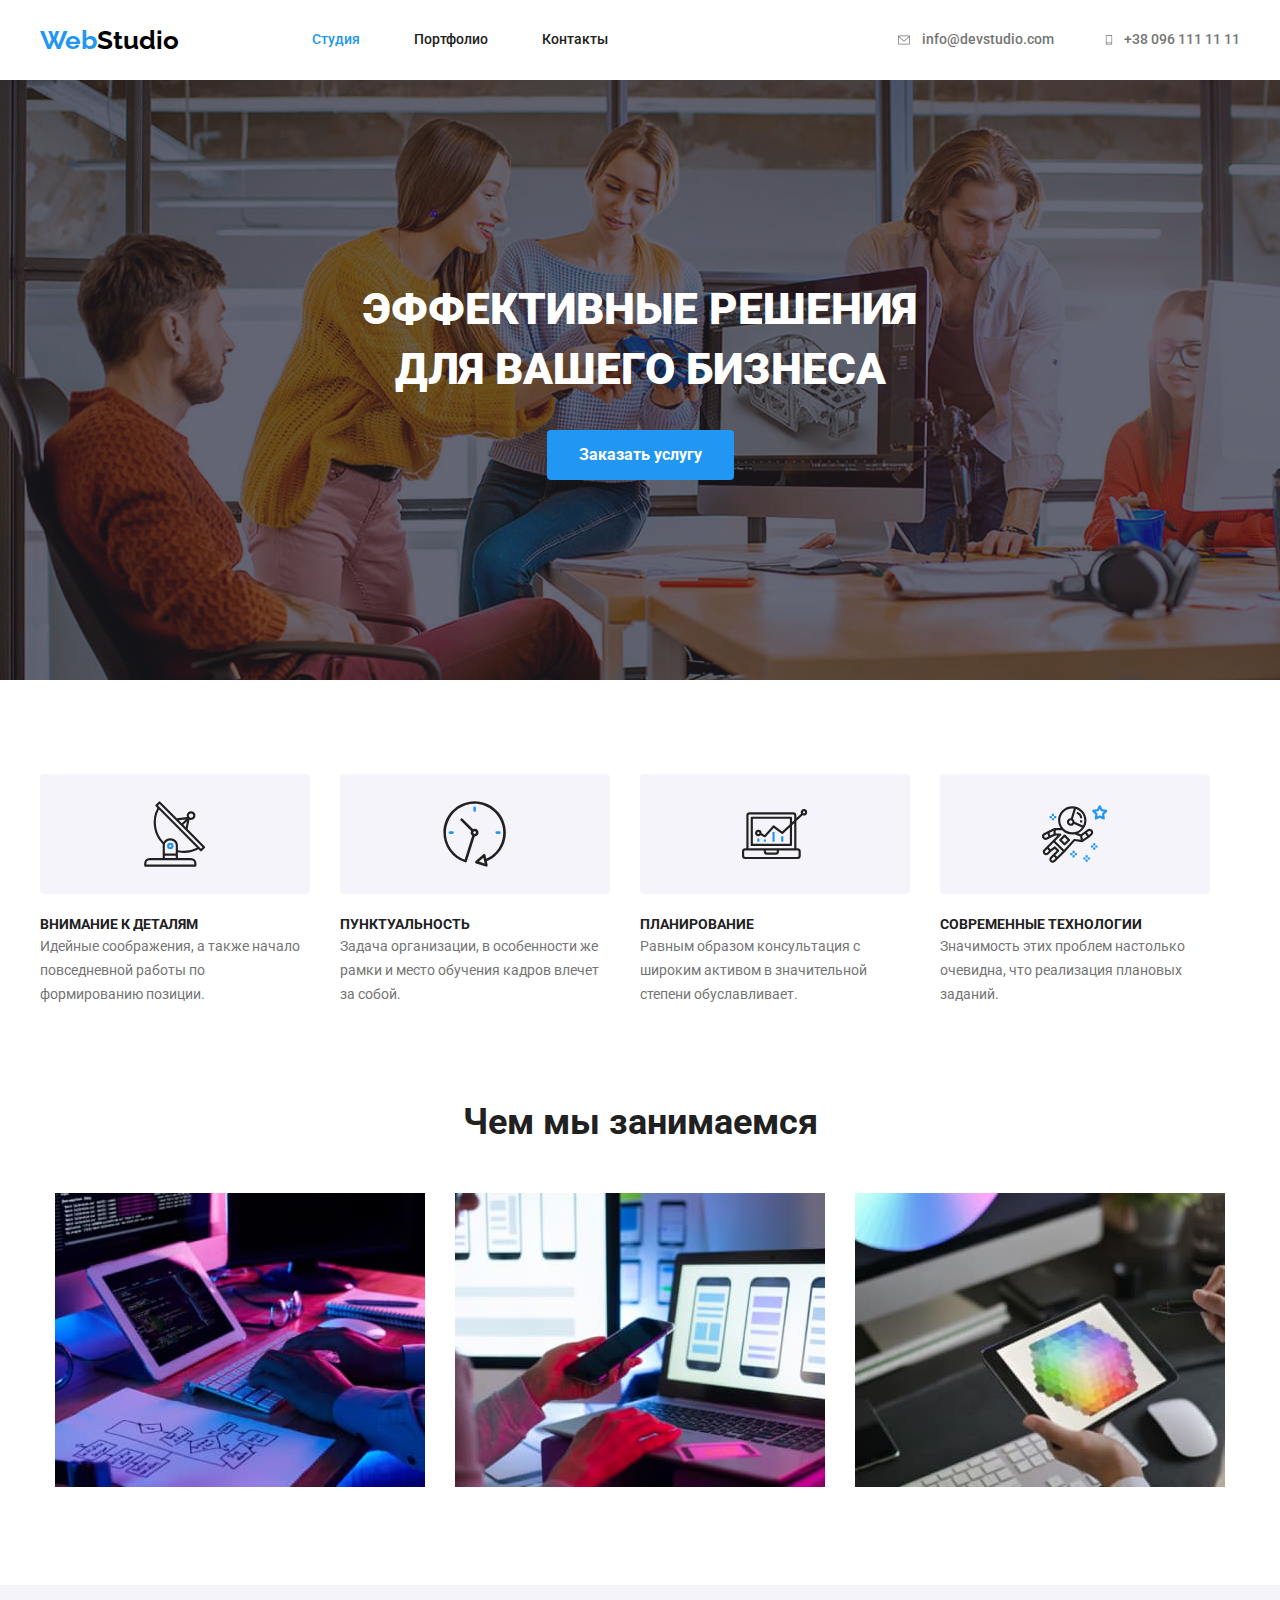
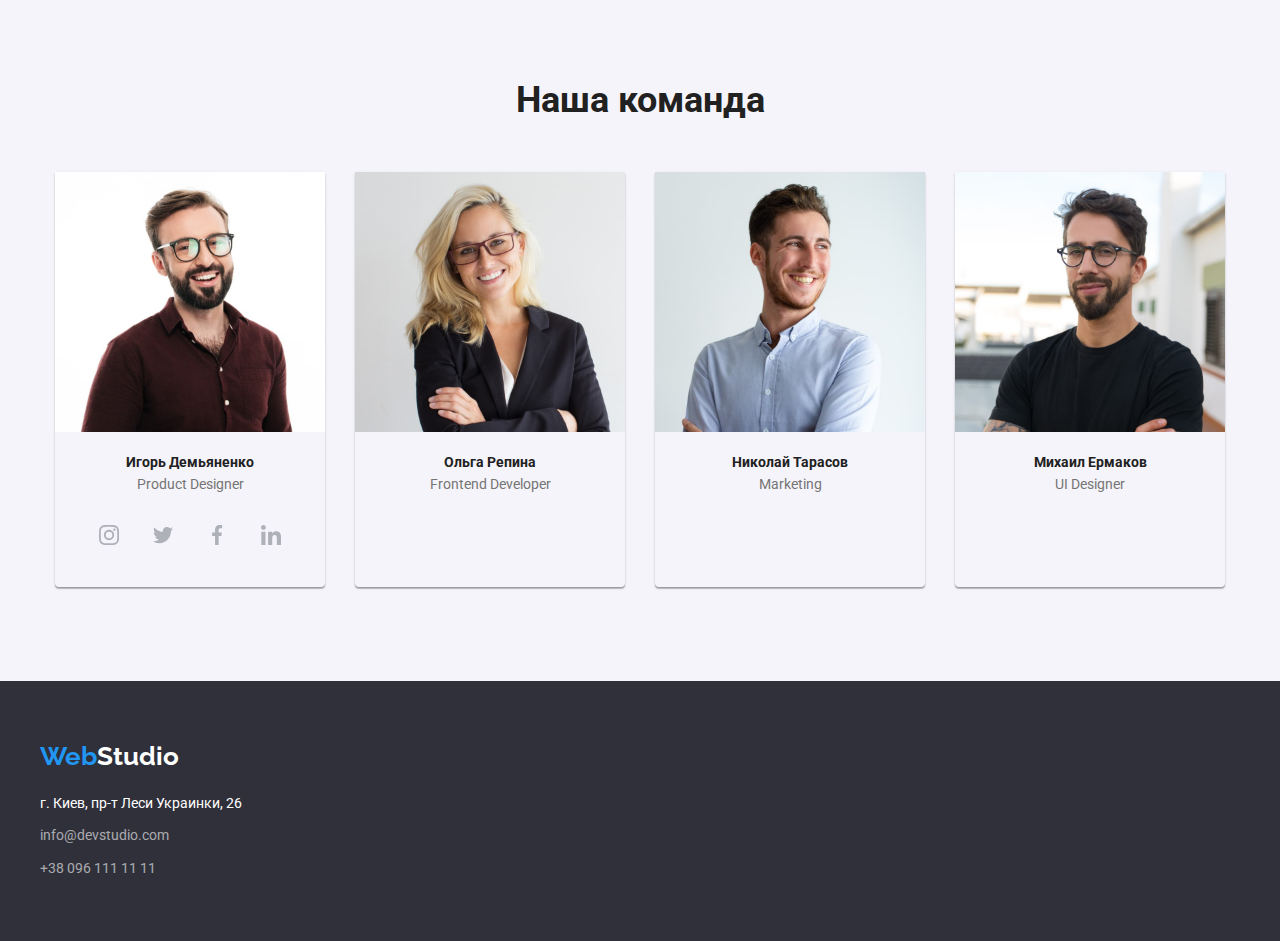
<file: index.html>
<!DOCTYPE html>
<html lang="ru">
<head>
    <meta charset="UTF-8">
    <meta http-equiv="X-UA-Compatible" content="IE=edge">
    <meta name="viewport" content="width=device-width, initial-scale=1.0">
    <title>Web Studio</title>
    <link href="https://fonts.googleapis.com/css2?family=Raleway:wght@700&family=Roboto:wght@400;500;700;900&display=swap" rel="stylesheet">
    <link rel="stylesheet" href="https://cdnjs.cloudflare.com/ajax/libs/modern-normalize/1.1.0/modern-normalize.min.css">
    <link rel="stylesheet" href="./css/styles.css">
</head>

<body>
   <header class="section">
    <div class="header-contaniar container">
        <a class="logo link" href="">Web<span class="logo-header">Studio</span></a>
        <nav class="nav-list">
            <ul class="list">
                <li class="item"><a class="activiti nav-link link" href="./index.html">Студия</a></li>
                <li class="item"><a class="nav-link link" href="./portfolio.html">Портфолио</a></li>
                <li class="item"><a class="nav-link link" href="">Контакты</a></li>
            </ul>
        </nav>
       <div class="contact">
        <div class="icon-contact">
            <svg class="icon-envelope">
                <use href="./images/icon.svg#icon-envelope"></use>
            </svg>
        </div>
        <a class="contact-header mail link" href="mailto:info@devstudio.com">info@devstudio.com</a>
        <div class="icon-contact">
            <svg class="icon-smartphone">
                <use href="./images/icon.svg#icon-smartphone"></use>
              </svg>
        </div>
        <a class="contact-header phone link" href="tel:+380961111111">+38 096 111 11 11</a>
       </div>
    </div>
   </header>
   <main>
    <!-- Секция герой -->
    <section class="hero">
        <div class="hero-container">
            <h1 class="title-hero">Эффективные решения <br>для вашего бизнеса</h1>
            <a class="button-link link" href="http://">Заказать услугу</a>
            <!-- <button type="button">Заказать услугу</button> -->
        </div>
    </section>
    <!-- Секция приемущества -->
    <section>
        <div class="container benefits">
            <h2 class="caption-non">Приемущества работы с нами</h2>
            <ul class="benefits-list list">
                <li class="item">
                    <div class="icon-benefits">
                        <svg class="icon-antenna">
                            <use href="./images/icon.svg#icon-antenna" ></use>
                        </svg>
                    </div>
                    <h3 class="title uppercase-title">Внимание к деталям</h3>
                    <p class="text">Идейные соображения, а также начало повседневной работы по формированию позиции.</p>
                </li>
                <li class="item">
                    <div class="icon-benefits">
                        <svg class="icon-antenna">
                            <use href="./images/icon.svg#icon-clock" ></use>
                        </svg>
                    </div>
                    <h3 class="title uppercase-title">Пунктуальность</h3>
                    <p class="text">Задача организации, в особенности же рамки и место обучения кадров влечет за собой.</p>
                </li>
                <li class="item">
                    <div class="icon-benefits">
                        <svg class="icon-antenna">
                            <use href="./images/icon.svg#icon-diagram" ></use>
                        </svg>
                    </div>
                    <h3 class="title uppercase-title">Планирование</h3>
                    <p class="text">Равным образом консультация с широким активом в значительной степени обуславливает.</p>
                </li>
                <li class="item">
                    <div class="icon-benefits">
                        <svg class="icon-antenna">
                            <use href="./images/icon.svg#icon-astronaut" ></use>
                        </svg>
                    </div>
                    <h3 class="title uppercase-title">Современные технологии</h3>
                    <p class="text">Значимость этих проблем настолько очевидна, что реализация плановых заданий.</p>
                </li>
            </ul>
        </div> 
    </section>
    <!-- Секция чем мы занимаемся -->
    <section class="section">
     <div class="container work-container">
        <h2 class="title-section">Чем мы занимаемся</h2>
        <ul class="list work-list">
            <li class="item"><img src="./images/box/optim/1.jpeg" alt="Разработка" width="370"></li>
            <li class="item"><img src="./images/box/optim/2.jpeg" alt="Дизайн" width="370"></li>
            <li class="item"><img src="./images/box/optim/3.jpeg" alt="Палитра" width="370"></li>
        </ul>
     </div>
    </section>
    <!-- Наша команда -->
    <section class="section section-team">
        <div class="container team-container">
            <h2 class="title-section">Наша команда</h2>
            <ul class="list team-list">
                <li class="item text-centred">
                    <img class="team-photo" src="./images/team/optim/product_designer.jpeg" alt="Product Designer" width="270">
                    <h3 class="title">Игорь Демьяненко</h3>
                    <p class="text">Product Designer</p>
                    <Ul class="list social-list">
                        <li class="social-item">
                            <a href="http://" class="link">
                                <svg class="icon-link" width="20px";
                                height="20px">
                                    <use href="./images/icon.svg#icon-instagram"></use>
                                </svg> 
                            </a>
                        </li>
                        <li class="social-item">
                            <a href="http://" class="link">
                                <svg class="icon-link" width="20px";
                                height="20px">
                                    <use href="./images/icon.svg#icon-twitter"></use>
                                </svg> 
                            </a>
                        </li>
                        <li class="social-item">
                            <a href="http://" class="link">
                                <svg class="icon-link" width="20px";
                                height="20px">
                                    <use href="./images/icon.svg#icon-facebook"></use>
                                </svg> 
                            </a>
                        </li>
                        <li class="social-item">
                            <a href="http://" class="link">
                                <svg class="icon-link" width="20px";
                                height="20px">
                                    <use href="./images/icon.svg#icon-linkedin"></use>
                                </svg> 
                            </a>
                        </li>
                    </Ul>
                </li>
                <li class="item text-centred">
                    <img class="team-photo" src="./images/team/optim/frontend_developer.jpeg" alt="Frontend Developer" width="270">
                    <h3 class="title">Ольга Репина</h3>
                    <p class="text">Frontend Developer</p>
                </li>
                <li class="item text-centred">
                    <img class="team-photo" src="./images/team/optim/marketing.jpeg" alt="Marketing" width="270">
                    <h3 class="title">Николай Тарасов</h3>
                    <p class="text">Marketing</p>
                </li>
                <li class="item text-centred">
                    <img class="team-photo" src="./images/team/optim/ui_designer.jpeg" alt="UI Designer" width="270">
                    <h3 class="title">Михаил Ермаков</h3>
                    <p class="text">UI Designer</p>
                </li>
            </ul>
        </div>
    </section>
   </main>
   <footer class="section-footer">
    <div class="container container-footer">
        <a class="logo link" href="">Web<span class="logo-footer">Studio</span></a>
    <address class="address-footer">
        <a class="contact-adress link" href="">г. Киев, пр-т Леси Украинки, 26</a><br>
        <a class="contact-footer link" href="mailto:info@devstudio.com">info@devstudio.com</a><br>
        <a class="contact-footer link" href="tel:+380961111111">+38 096 111 11 11</a>
    </address>
    </div>
    
   </footer>
</body>
</html>
</file>
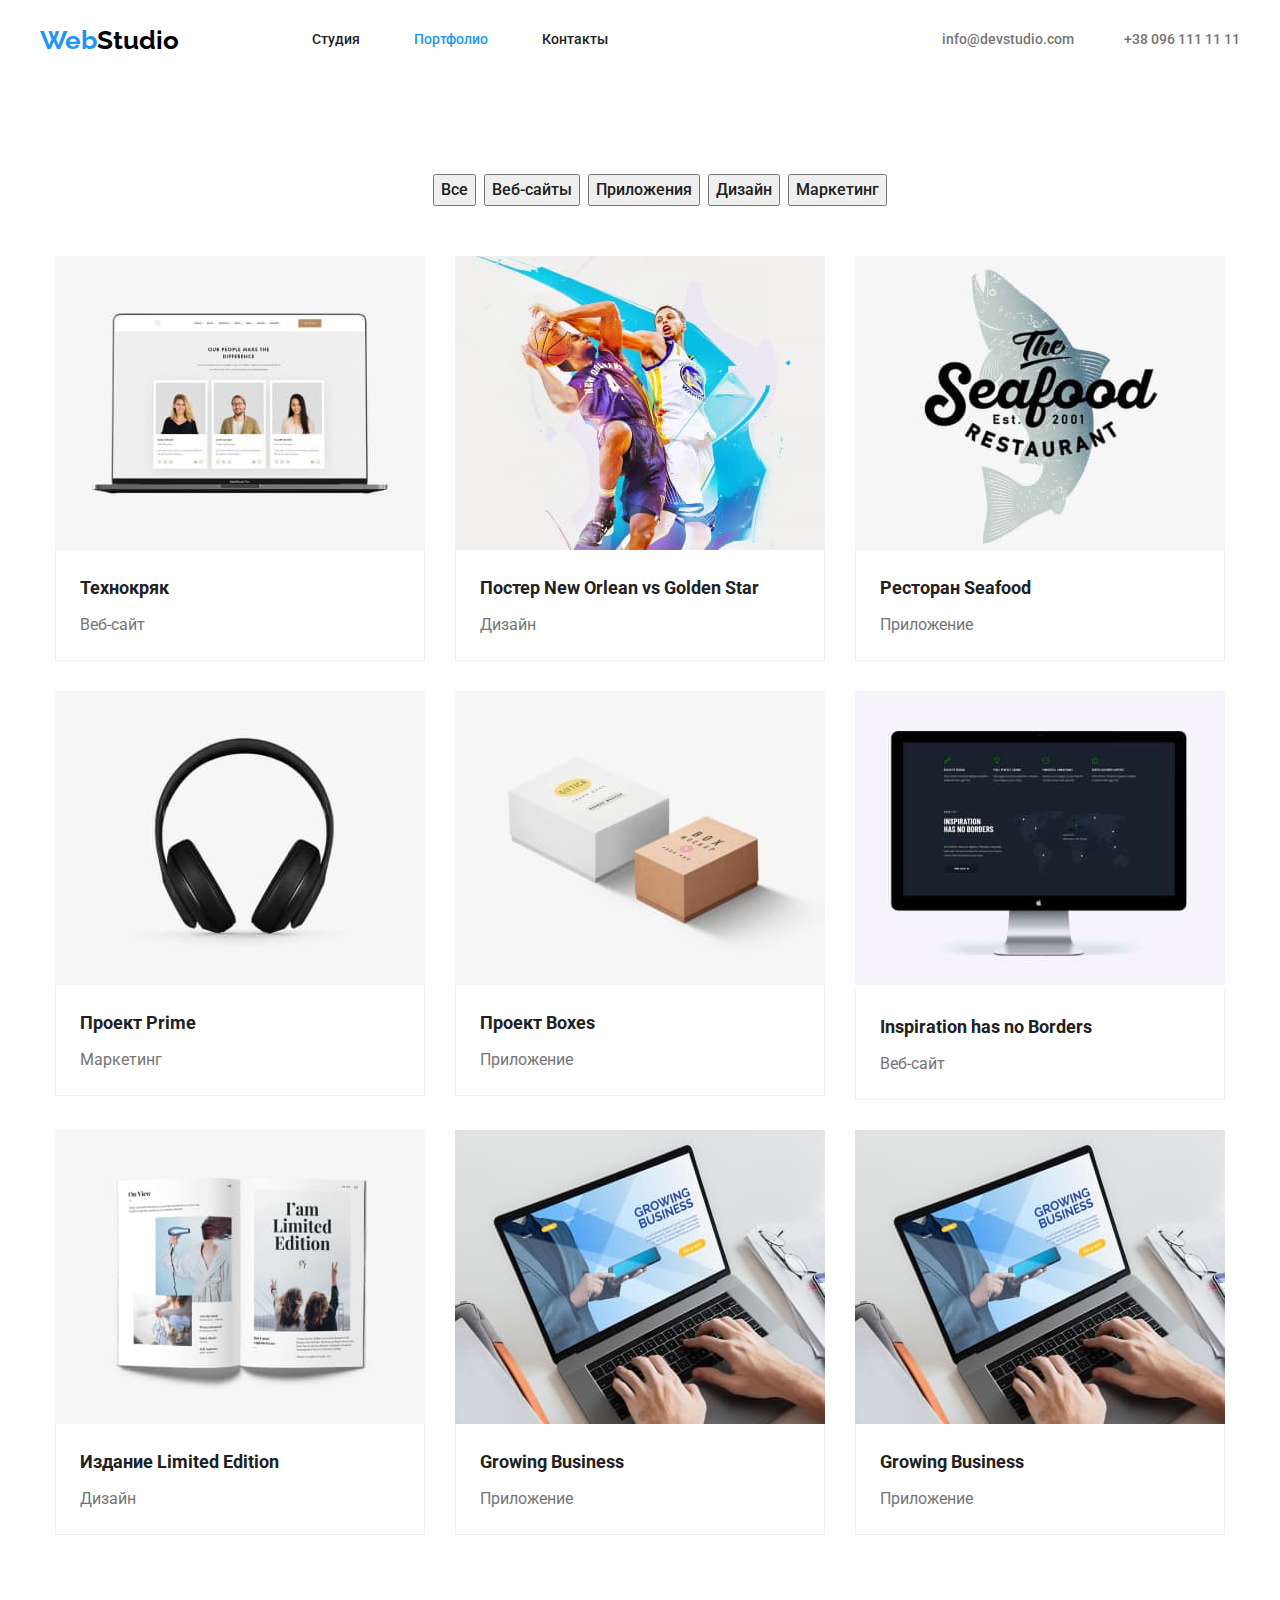
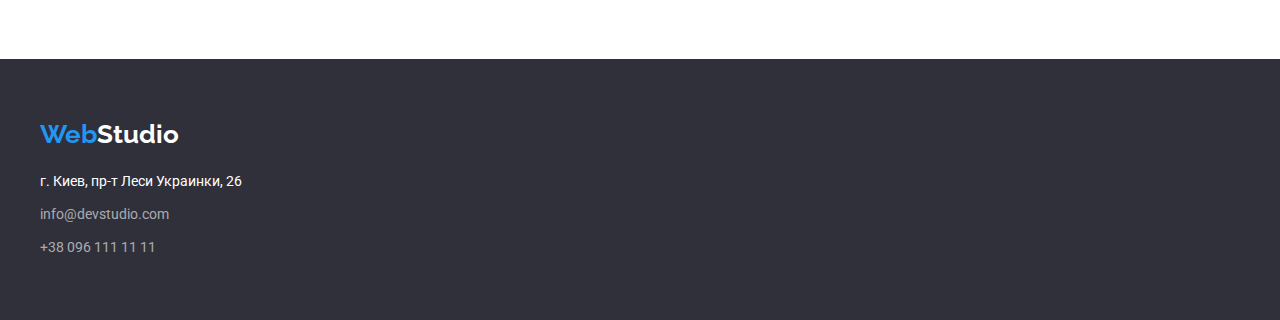
<file: portfolio.html>
<!DOCTYPE html>
<html lang="ru">
<head>
    <meta charset="UTF-8">
    <meta http-equiv="X-UA-Compatible" content="IE=edge">
    <meta name="viewport" content="width=device-width, initial-scale=1.0">
    <title>Portfolio</title>
    <link href="https://fonts.googleapis.com/css2?family=Raleway:wght@700&family=Roboto:wght@400;500;700;900&display=swap" rel="stylesheet">
    <link rel="stylesheet" href="https://cdnjs.cloudflare.com/ajax/libs/modern-normalize/1.1.0/modern-normalize.min.css">
    <link rel="stylesheet" href="./css/styles.css">
</head>
<body>
    <header class="section">
        <div class="header-contaniar container">
            <a class="logo link" href="">Web<span class="logo-header">Studio</span></a>
            <nav class="nav-list">
                <ul class="list">
                    <li class="item"><a class="nav-link link" href="./index.html">Студия</a></li>
                    <li class="item"><a class="activiti nav-link link" href="./portfolio.html">Портфолио</a></li>
                    <li class="item"><a class="nav-link link" href="">Контакты</a></li>
                </ul>
            </nav>
           <div class="contact">
            <a class="contact-header link" href="mailto:info@devstudio.com">info@devstudio.com</a>
            <a class="contact-header link" href="tel:+380961111111">+38 096 111 11 11</a>
           </div>
        </div>
       </header>
   <main>
    <div class="container container-portfolio">
        <h1 class="caption-non">Портфолио</h1>
        <ul class="list button-list">
          <li class="item"><button type="button" class="button">Все</button></li>
          <li class="item"><button type="button" class="button">Веб-сайты</button></li>
          <li class="item"><button type="button" class="button">Приложения</button></li>
          <li class="item"><button type="button" class="button">Дизайн</button></li>
          <li class="item"><button type="button" class="button">Маркетинг</button></li>
        </ul>
        <ul class="list portfolio-list">
            <li class="item">
                <a class="link" href="./portfolio.html">
                 <img class="card-img" src="./images/portfolio/optim/img_techno.jpeg" alt="Технокряк" width="370">
                 <div class="card-text">
                    <h2 class="subject">Технокряк</h2>
                    <p class="subject-text">Веб-сайт</p>
                 </div>
                </a>
            </li>
            <li class="item">
                <a class="link" href="./portfolio.html">
                 <img class="card-img" src="./images/portfolio/optim/img_new_orlean.jpeg" alt="Постер New Orlean vs Golden Star" width="370">
                 <div class="card-text">
                    <h2 class="subject">Постер New Orlean vs Golden Star</h2>
                    <p class="subject-text">Дизайн</p>
                 </div>
                </a>
            </li>
            <li class="item">
                <a class="link" href="./portfolio.html">
                 <img class="card-img" src="./images/portfolio/optim/img_seafood.jpeg" alt="Ресторан Seafood" width="370">
                 <div class="card-text">
                    <h2 class="subject">Ресторан Seafood</h2>
                    <p class="subject-text">Приложение</p>
                 </div>
                </a>
            </li>
            <li class="item">
                <a class="link" href="./portfolio.html">
                 <img class="card-img" src="./images/portfolio/optim/img_prime.jpeg" alt="Проект Prime" width="370">
                 <div class="card-text">
                    <h2 class="subject">Проект Prime</h2>
                    <p class="subject-text">Маркетинг</p>
                 </div>
                </a>
            </li>
            <li class="item">
                <a class="link" href="./portfolio.html">
                 <img class="card-img" src="./images/portfolio/optim/img_boxes.jpeg" alt="Проект Boxes" width="370">
                 <div class="card-text">
                    <h2 class="subject">Проект Boxes</h2>
                    <p class="subject-text">Приложение</p>
                 </div>
                </a>
            </li>
            <li class="item">
                <a class="link" href="./portfolio.html">
                 <img src="./images/portfolio/optim/img_borders.jpeg" alt="Inspiration has no Borders" width="370">
                 <div class="card-text">
                    <h2 class="subject">Inspiration has no Borders</h2>
                    <p class="subject-text">Веб-сайт</p> 
                 </div>
                </a>
            </li>
            <li class="item">
                <a class="link" href="./portfolio.html">
                 <img class="card-img" src="./images/portfolio/optim/img_limited_edition.jpeg" alt="Издание Limited Edition" width="370">
                 <div class="card-text">
                    <h2 class="subject">Издание Limited Edition</h2>
                   <p class="subject-text">Дизайн</p>
                 </div>
                </a>
            </li>
            <li class="item">
                <a class="link" href="./portfolio.html">
                 <img class="card-img" src="./images/portfolio/optim/img_growing_business.jpeg" alt="Growing Business" width="370">
                 <div class="card-text">
                    <h2 class="subject">Growing Business</h2>
                    <p class="subject-text">Приложение</p>
                 </div>
                </a>
            </li>
            <li class="item">
                <a class="link" href="./portfolio.html">
                 <img class="card-img" src="./images/portfolio/optim/img_growing_business.jpeg" alt="Growing Business" width="370">
                 <div class="card-text">
                    <h2 class="subject">Growing Business</h2>
                    <p class="subject-text">Приложение</p>
                 </div>
                </a>
            </li>
        </ul>
    </div>
   </main>
   <footer class="section-footer">
    <div class="container container-footer">
        <a class="logo link" href="">Web<span class="logo-footer">Studio</span></a>
    <address class="address-footer">
        <a class="contact-adress link" href="">г. Киев, пр-т Леси Украинки, 26</a><br>
        <a class="contact-footer link" href="mailto:info@devstudio.com">info@devstudio.com</a><br>
        <a class="contact-footer link" href="tel:+380961111111">+38 096 111 11 11</a>
    </address>
    </div>
    
   </footer>
</body>
</html>
</file>
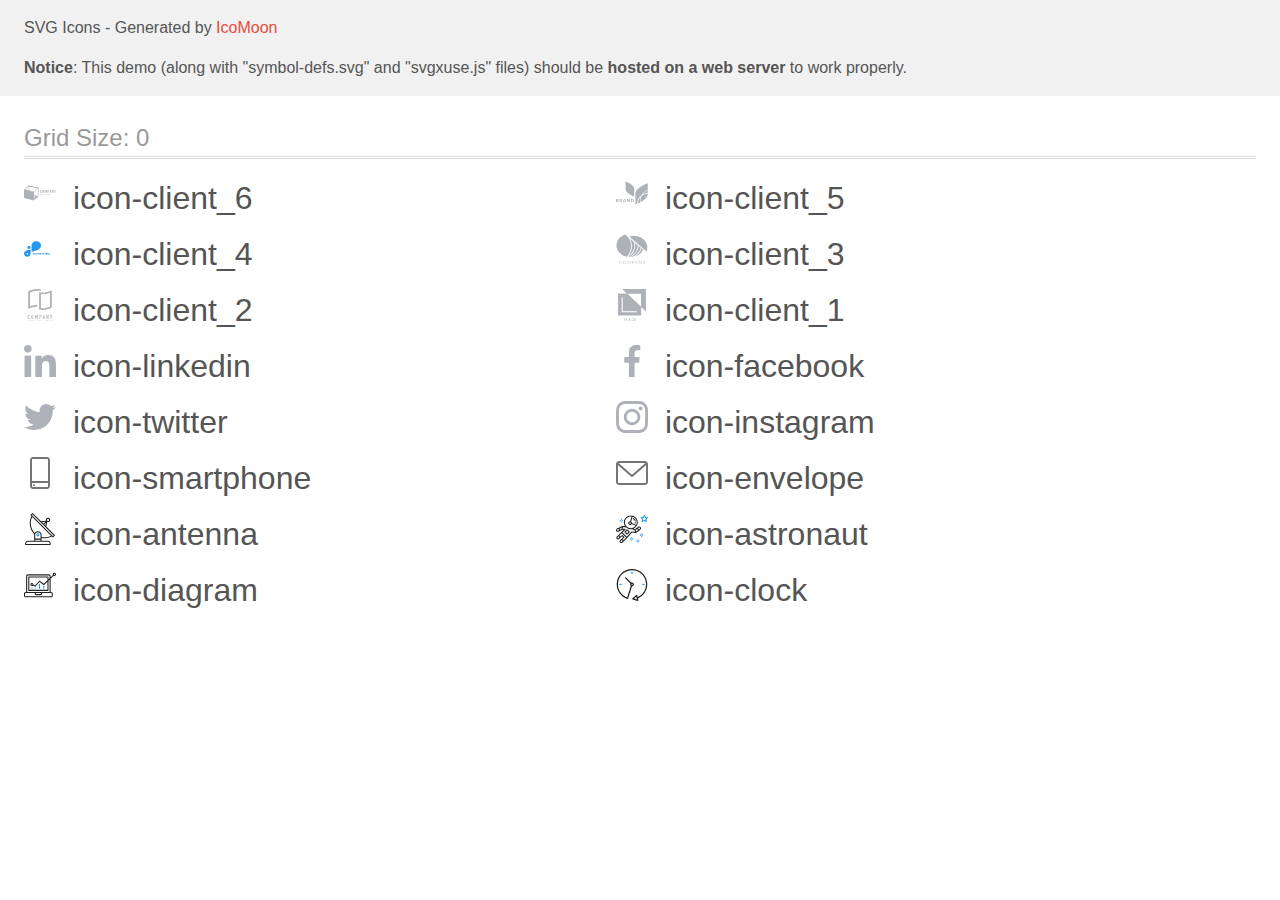
<file: images/icomoon/demo-external-svg.html>
<!doctype html>
<html>
<head>
    <title>IcoMoon - SVG Icons</title>
    <meta charset="utf-8">
    <meta name="viewport" content="width=device-width, initial-scale=1">
    <link rel="stylesheet" href="demo-files/demo.css">
    <link rel="stylesheet" href="style.css">
</head>
<body>
<header class="bgc1 clearfix">
<div class="mhl">
    <p>SVG Icons - Generated by <a href="https://icomoon.io/app">IcoMoon</a></p><p><strong>Notice</strong>: This demo (along with "symbol-defs.svg" and "svgxuse.js" files) should be <b>hosted on a web server</b> to work properly.</p>
</div>
</header>
    <div class="clearfix mhl ptl">
        <h1 class="mvm mtn fgc1">Grid Size: 0</h1>
        <div class="glyph fs1">
            <div class="clearfix pbs">
                <svg class="icon icon-client_6"><use xlink:href="symbol-defs.svg#icon-client_6"></use></svg><span class="name"> icon-client_6</span>
            </div>
        </div>
        <div class="glyph fs1">
            <div class="clearfix pbs">
                <svg class="icon icon-client_5"><use xlink:href="symbol-defs.svg#icon-client_5"></use></svg><span class="name"> icon-client_5</span>
            </div>
        </div>
        <div class="glyph fs1">
            <div class="clearfix pbs">
                <svg class="icon icon-client_4"><use xlink:href="symbol-defs.svg#icon-client_4"></use></svg><span class="name"> icon-client_4</span>
            </div>
        </div>
        <div class="glyph fs1">
            <div class="clearfix pbs">
                <svg class="icon icon-client_3"><use xlink:href="symbol-defs.svg#icon-client_3"></use></svg><span class="name"> icon-client_3</span>
            </div>
        </div>
        <div class="glyph fs1">
            <div class="clearfix pbs">
                <svg class="icon icon-client_2"><use xlink:href="symbol-defs.svg#icon-client_2"></use></svg><span class="name"> icon-client_2</span>
            </div>
        </div>
        <div class="glyph fs1">
            <div class="clearfix pbs">
                <svg class="icon icon-client_1"><use xlink:href="symbol-defs.svg#icon-client_1"></use></svg><span class="name"> icon-client_1</span>
            </div>
        </div>
        <div class="glyph fs1">
            <div class="clearfix pbs">
                <svg class="icon icon-linkedin"><use xlink:href="symbol-defs.svg#icon-linkedin"></use></svg><span class="name"> icon-linkedin</span>
            </div>
        </div>
        <div class="glyph fs1">
            <div class="clearfix pbs">
                <svg class="icon icon-facebook"><use xlink:href="symbol-defs.svg#icon-facebook"></use></svg><span class="name"> icon-facebook</span>
            </div>
        </div>
        <div class="glyph fs1">
            <div class="clearfix pbs">
                <svg class="icon icon-twitter"><use xlink:href="symbol-defs.svg#icon-twitter"></use></svg><span class="name"> icon-twitter</span>
            </div>
        </div>
        <div class="glyph fs1">
            <div class="clearfix pbs">
                <svg class="icon icon-instagram"><use xlink:href="symbol-defs.svg#icon-instagram"></use></svg><span class="name"> icon-instagram</span>
            </div>
        </div>
        <div class="glyph fs1">
            <div class="clearfix pbs">
                <svg class="icon icon-smartphone"><use xlink:href="symbol-defs.svg#icon-smartphone"></use></svg><span class="name"> icon-smartphone</span>
            </div>
        </div>
        <div class="glyph fs1">
            <div class="clearfix pbs">
                <svg class="icon icon-envelope"><use xlink:href="symbol-defs.svg#icon-envelope"></use></svg><span class="name"> icon-envelope</span>
            </div>
        </div>
        <div class="glyph fs1">
            <div class="clearfix pbs">
                <svg class="icon icon-antenna"><use xlink:href="symbol-defs.svg#icon-antenna"></use></svg><span class="name"> icon-antenna</span>
            </div>
        </div>
        <div class="glyph fs1">
            <div class="clearfix pbs">
                <svg class="icon icon-astronaut"><use xlink:href="symbol-defs.svg#icon-astronaut"></use></svg><span class="name"> icon-astronaut</span>
            </div>
        </div>
        <div class="glyph fs1">
            <div class="clearfix pbs">
                <svg class="icon icon-diagram"><use xlink:href="symbol-defs.svg#icon-diagram"></use></svg><span class="name"> icon-diagram</span>
            </div>
        </div>
        <div class="glyph fs1">
            <div class="clearfix pbs">
                <svg class="icon icon-clock"><use xlink:href="symbol-defs.svg#icon-clock"></use></svg><span class="name"> icon-clock</span>
            </div>
        </div>
  </div>
<script defer src="svgxuse.js"></script>
</body>
</html>
</file>
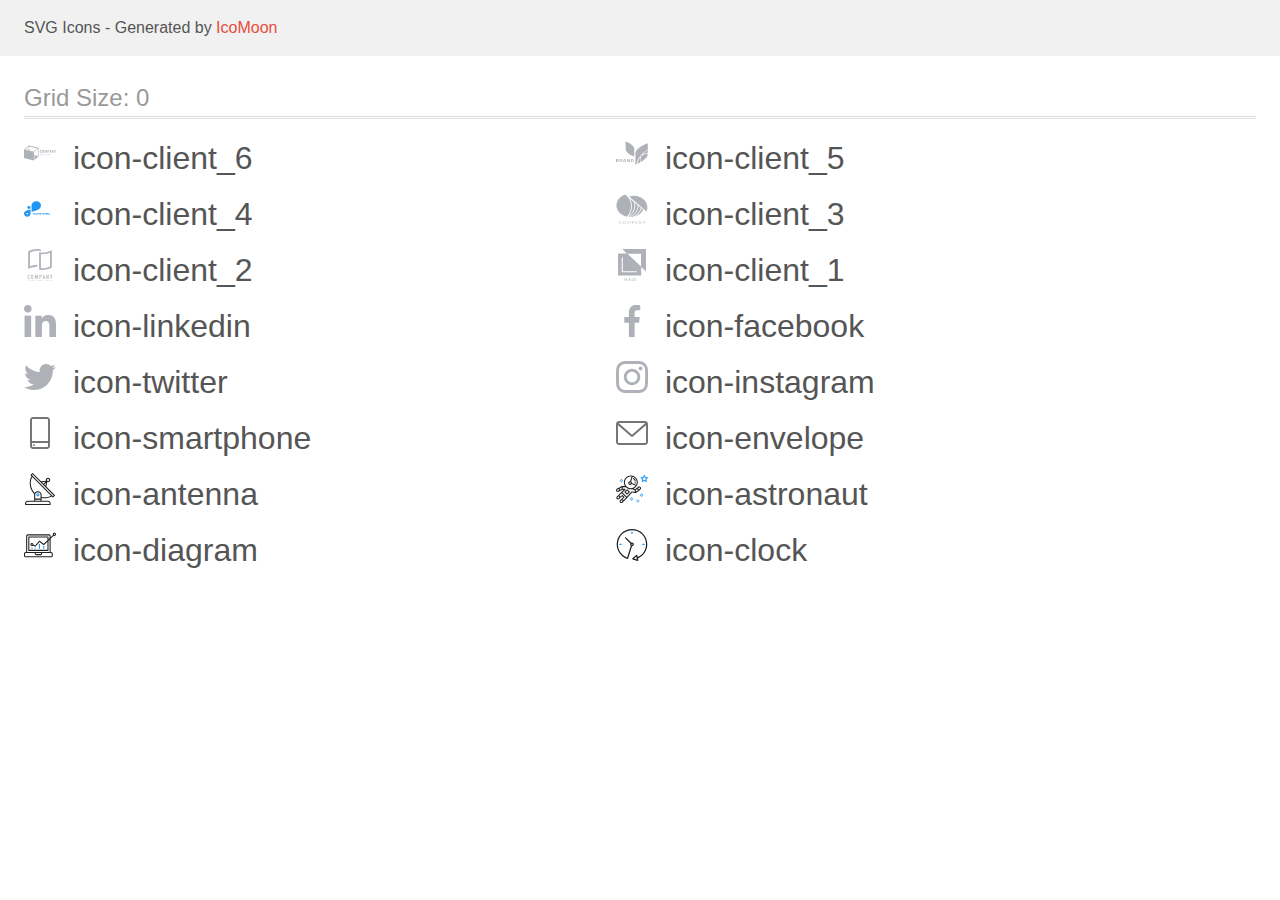
<file: images/icomoon/demo.html>
<!doctype html>
<html>
<head>
    <title>IcoMoon - SVG Icons</title>
    <meta charset="utf-8">
    <meta name="viewport" content="width=device-width, initial-scale=1">
    <link rel="stylesheet" href="demo-files/demo.css">
    <link rel="stylesheet" href="style.css">
</head>
<body>
<svg aria-hidden="true" style="position: absolute; width: 0; height: 0; overflow: hidden;" version="1.1" xmlns="http://www.w3.org/2000/svg" xmlns:xlink="http://www.w3.org/1999/xlink">
<defs>
<symbol id="icon-client_6" viewBox="0 0 32 32">
<path fill="#afb1b8" style="fill: var(--color1, #afb1b8)" d="M16.145 15.628c-0.151-0.201-0.223-0.438-0.206-0.677v-0.982c0-0.301 0.068-0.53 0.205-0.686s0.371-0.234 0.703-0.234c0.312 0 0.534 0.067 0.665 0.2 0.143 0.17 0.213 0.378 0.197 0.587v0.231h-0.559v-0.234c0.002-0.076-0.003-0.153-0.016-0.229-0.008-0.052-0.036-0.1-0.080-0.136-0.057-0.039-0.13-0.058-0.202-0.053-0.077-0.005-0.152 0.015-0.213 0.056-0.049 0.040-0.081 0.093-0.093 0.15-0.016 0.080-0.023 0.161-0.022 0.243v1.191c-0.009 0.115 0.016 0.23 0.072 0.335 0.028 0.035 0.066 0.063 0.111 0.081s0.095 0.024 0.144 0.019c0.072 0.005 0.143-0.014 0.198-0.054 0.046-0.039 0.075-0.090 0.083-0.145 0.013-0.079 0.019-0.159 0.017-0.239v-0.242h0.559v0.221c0.016 0.218-0.052 0.435-0.193 0.617-0.128 0.146-0.347 0.219-0.668 0.219s-0.564-0.078-0.702-0.24z"></path>
<path fill="#afb1b8" style="fill: var(--color1, #afb1b8)" d="M18.47 15.638c-0.141-0.153-0.212-0.375-0.212-0.67v-1.032c0-0.292 0.071-0.512 0.212-0.662s0.377-0.224 0.708-0.224c0.328 0 0.563 0.075 0.704 0.224s0.213 0.37 0.213 0.662v1.032c0 0.292-0.072 0.515-0.215 0.669s-0.377 0.231-0.702 0.231c-0.325 0-0.566-0.078-0.708-0.23zM19.438 15.391c0.051-0.096 0.074-0.2 0.067-0.306v-1.264c0.006-0.103-0.016-0.206-0.066-0.3-0.028-0.036-0.068-0.065-0.114-0.082s-0.097-0.024-0.147-0.018c-0.050-0.006-0.101 0-0.148 0.018s-0.086 0.046-0.115 0.082c-0.051 0.093-0.074 0.196-0.067 0.3v1.27c-0.007 0.105 0.016 0.21 0.067 0.306 0.033 0.032 0.073 0.058 0.118 0.076s0.094 0.027 0.144 0.027c0.049 0 0.098-0.009 0.144-0.027s0.085-0.043 0.118-0.076v-0.006z"></path>
<path fill="#afb1b8" style="fill: var(--color1, #afb1b8)" d="M20.767 13.080h0.601l0.452 1.905 0.463-1.905h0.585l0.059 2.749h-0.433l-0.046-1.911-0.446 1.911h-0.347l-0.463-1.918-0.043 1.918h-0.437l0.054-2.749z"></path>
<path fill="#afb1b8" style="fill: var(--color1, #afb1b8)" d="M23.602 13.080h0.937c0.54 0 0.81 0.26 0.81 0.781 0 0.499-0.284 0.747-0.852 0.747h-0.319v1.222h-0.578l0.003-2.749zM24.402 14.255c0.057 0.006 0.115 0.002 0.17-0.013s0.105-0.040 0.148-0.074c0.066-0.093 0.096-0.202 0.083-0.31 0.003-0.084-0.006-0.168-0.028-0.25-0.008-0.027-0.023-0.053-0.043-0.075s-0.045-0.041-0.073-0.055c-0.080-0.033-0.169-0.048-0.258-0.044h-0.224v0.822h0.224z"></path>
<path fill="#afb1b8" style="fill: var(--color1, #afb1b8)" d="M26.182 13.080h0.621l0.637 2.749h-0.539l-0.126-0.634h-0.554l-0.13 0.634h-0.547l0.637-2.749zM26.713 14.877l-0.216-1.154-0.216 1.154h0.433z"></path>
<path fill="#afb1b8" style="fill: var(--color1, #afb1b8)" d="M27.955 13.080h0.405l0.775 1.568v-1.568h0.48v2.749h-0.385l-0.779-1.637v1.637h-0.496l0.001-2.749z"></path>
<path fill="#afb1b8" style="fill: var(--color1, #afb1b8)" d="M30.739 14.782l-0.644-1.697h0.542l0.393 1.090 0.369-1.090h0.531l-0.636 1.697v1.048h-0.555v-1.048z"></path>
<path fill="#afb1b8" style="fill: var(--color1, #afb1b8)" d="M17.038 17.032v0.144h-0.472v1.117h-0.198v-1.117h-0.474v-0.144h1.144z"></path>
<path fill="#afb1b8" style="fill: var(--color1, #afb1b8)" d="M18.517 18.293h-0.153c-0.015 0.001-0.031-0.003-0.043-0.012-0.012-0.007-0.020-0.017-0.025-0.029l-0.136-0.3h-0.655l-0.136 0.3c-0.004 0.013-0.011 0.024-0.021 0.034-0.012 0.008-0.027 0.013-0.043 0.012h-0.153l0.578-1.261h0.201l0.585 1.256zM17.559 17.825h0.546l-0.231-0.513c-0.017-0.039-0.031-0.078-0.043-0.119-0.008 0.024-0.015 0.047-0.022 0.067l-0.021 0.053-0.229 0.512z"></path>
<path fill="#afb1b8" style="fill: var(--color1, #afb1b8)" d="M19.514 18.169c0.036 0.002 0.073 0.002 0.109 0 0.031-0.003 0.062-0.008 0.093-0.015 0.028-0.006 0.056-0.014 0.083-0.023 0.025-0.009 0.051-0.020 0.077-0.031v-0.284h-0.231c-0.006 0-0.011-0-0.017-0.002s-0.010-0.004-0.014-0.008c-0.004-0.003-0.007-0.006-0.009-0.010s-0.003-0.008-0.003-0.013v-0.097h0.449v0.483c-0.037 0.023-0.075 0.043-0.116 0.060s-0.084 0.032-0.128 0.043c-0.047 0.012-0.096 0.021-0.145 0.026-0.056 0.005-0.112 0.008-0.169 0.008-0.1 0.001-0.199-0.015-0.291-0.047-0.087-0.030-0.165-0.075-0.231-0.132-0.064-0.058-0.115-0.125-0.149-0.2-0.036-0.084-0.055-0.172-0.053-0.262-0.001-0.090 0.016-0.179 0.052-0.264 0.033-0.075 0.084-0.143 0.149-0.2s0.145-0.101 0.231-0.131c0.099-0.032 0.204-0.048 0.31-0.047 0.054-0 0.108 0.004 0.161 0.011 0.047 0.007 0.093 0.017 0.138 0.032 0.040 0.013 0.079 0.030 0.116 0.050 0.035 0.020 0.069 0.042 0.101 0.066l-0.056 0.078c-0.004 0.007-0.011 0.013-0.019 0.017s-0.017 0.007-0.026 0.007c-0.013-0-0.025-0.004-0.036-0.010-0.017-0.008-0.036-0.018-0.057-0.030-0.025-0.013-0.051-0.025-0.077-0.034-0.034-0.012-0.070-0.021-0.106-0.028-0.048-0.008-0.098-0.011-0.147-0.011-0.076-0.001-0.152 0.011-0.223 0.035-0.064 0.022-0.122 0.056-0.17 0.1-0.048 0.045-0.085 0.099-0.108 0.157-0.052 0.137-0.052 0.284 0 0.42 0.025 0.059 0.065 0.113 0.116 0.159 0.047 0.043 0.105 0.077 0.169 0.1 0.074 0.022 0.151 0.030 0.229 0.025z"></path>
<path fill="#afb1b8" style="fill: var(--color1, #afb1b8)" d="M21.357 18.149h0.631v0.144h-0.825v-1.261h0.198l-0.005 1.117z"></path>
<path fill="#afb1b8" style="fill: var(--color1, #afb1b8)" d="M22.645 18.293h-0.198v-1.261h0.198v1.261z"></path>
<path fill="#afb1b8" style="fill: var(--color1, #afb1b8)" d="M23.381 17.038c0.012 0.006 0.022 0.014 0.030 0.023l0.845 0.951c-0.001-0.015-0.001-0.030 0-0.045 0-0.014 0-0.028 0-0.041v-0.899h0.172v1.266h-0.099c-0.015 0.001-0.029-0.001-0.043-0.007-0.012-0.006-0.023-0.014-0.031-0.024l-0.844-0.95c0 0.015 0 0.029 0 0.043s0 0.027 0 0.039v0.899h-0.165v-1.261h0.103c0.011 0 0.022 0.002 0.032 0.006z"></path>
<path fill="#afb1b8" style="fill: var(--color1, #afb1b8)" d="M25.885 17.032v0.139h-0.701v0.416h0.568v0.134h-0.568v0.43h0.701v0.139h-0.904v-1.258h0.904z"></path>
<path fill="#afb1b8" style="fill: var(--color1, #afb1b8)" d="M5.161 9.244l8.781 2.153v7.543l-8.781-2.152v-7.544zM4.598 8.601v8.554l9.907 2.429v-8.553l-9.907-2.43z"></path>
<path fill="#afb1b8" style="fill: var(--color1, #afb1b8)" d="M9.908 23.555l-9.908-2.431v-8.553l9.908 2.43v8.554z"></path>
<path fill="#afb1b8" style="fill: var(--color1, #afb1b8)" d="M4.762 9.148l8.667 2.126-3.686 3.183-8.668-2.127 3.687-3.182zM4.598 8.601l-4.598 3.97 9.908 2.43 4.597-3.97-9.907-2.43z"></path>
<path fill="#afb1b8" style="fill: var(--color1, #afb1b8)" d="M10.465 23.074l4.040-3.488-4.040-0.991v4.48z"></path>
</symbol>
<symbol id="icon-client_5" viewBox="0 0 32 32">
<path fill="#afb1b8" style="fill: var(--color1, #afb1b8)" d="M2.416 23.738c0.124 0.14 0.19 0.316 0.186 0.496 0.006 0.118-0.016 0.235-0.066 0.344s-0.126 0.205-0.222 0.283c-0.24 0.166-0.538 0.248-0.839 0.229h-1.475v-3.145h1.445c0.285-0.017 0.568 0.056 0.8 0.209 0.093 0.072 0.167 0.162 0.216 0.264s0.071 0.213 0.064 0.324c0.008 0.173-0.051 0.344-0.168 0.481-0.112 0.125-0.267 0.212-0.44 0.246 0.196 0.033 0.372 0.128 0.498 0.269zM0.686 23.264h0.617c0.14 0.009 0.28-0.028 0.393-0.104 0.046-0.038 0.082-0.086 0.105-0.139s0.032-0.111 0.027-0.168c0.004-0.057-0.005-0.114-0.028-0.167s-0.058-0.101-0.103-0.14c-0.116-0.079-0.26-0.117-0.404-0.106h-0.607v0.825zM1.757 24.47c0.050-0.039 0.089-0.089 0.114-0.144s0.036-0.115 0.032-0.175c0.004-0.061-0.008-0.121-0.034-0.177s-0.065-0.106-0.116-0.145c-0.121-0.082-0.269-0.122-0.419-0.114h-0.648v0.865h0.656c0.148 0.008 0.294-0.031 0.414-0.109z"></path>
<path fill="#afb1b8" style="fill: var(--color1, #afb1b8)" d="M5.369 25.090l-0.804-1.229h-0.302v1.229h-0.691v-3.145h1.309c0.33-0.021 0.656 0.075 0.911 0.267 0.183 0.171 0.293 0.396 0.311 0.634s-0.058 0.475-0.214 0.667c-0.161 0.169-0.382 0.282-0.624 0.32l0.856 1.257h-0.752zM4.264 23.433h0.565c0.393 0 0.589-0.159 0.589-0.476 0.004-0.065-0.007-0.13-0.032-0.191s-0.063-0.116-0.113-0.163c-0.124-0.094-0.284-0.14-0.445-0.128h-0.572l0.007 0.957z"></path>
<path fill="#afb1b8" style="fill: var(--color1, #afb1b8)" d="M9.148 24.457h-1.378l-0.243 0.633h-0.725l1.265-3.11h0.784l1.26 3.11h-0.725l-0.238-0.633zM8.963 23.981l-0.503-1.327-0.503 1.327h1.007z"></path>
<path fill="#afb1b8" style="fill: var(--color1, #afb1b8)" d="M13.878 25.090h-0.686l-1.539-2.139v2.139h-0.685v-3.145h0.685l1.539 2.151v-2.151h0.686v3.145z"></path>
<path fill="#afb1b8" style="fill: var(--color1, #afb1b8)" d="M17.794 24.338c-0.142 0.237-0.358 0.431-0.621 0.555-0.299 0.138-0.63 0.206-0.965 0.198h-1.222v-3.145h1.222c0.334-0.008 0.665 0.058 0.965 0.194 0.263 0.121 0.479 0.312 0.621 0.548 0.141 0.256 0.215 0.538 0.215 0.825s-0.074 0.569-0.215 0.825zM17.009 24.262c0.196-0.209 0.304-0.475 0.304-0.751s-0.108-0.542-0.304-0.75c-0.237-0.189-0.545-0.285-0.859-0.267h-0.476v2.036h0.476c0.314 0.018 0.622-0.078 0.859-0.267z"></path>
<path fill="#afb1b8" style="fill: var(--color1, #afb1b8)" d="M9.578 4.453c0 0 8.858 3.062 8.67 7.493v7.494c0 0-8.851-3.063-8.666-7.494l-0.003-7.493z"></path>
<path fill="#afb1b8" style="fill: var(--color1, #afb1b8)" d="M26.139 17.685c1.673-1.054 3.608-1.707 5.628-1.899v-2.346c-2.327 0.821-4.302 2.311-5.628 4.245z"></path>
<path fill="#afb1b8" style="fill: var(--color1, #afb1b8)" d="M25.134 18.392c1.369-2.524 3.743-4.472 6.633-5.443v-6.76c0 0-12.615 4.362-12.348 10.671v10.67c0 0 0.562-0.195 1.446-0.561 0-0.341 0-0.685 0.040-1.031 0.261-2.929 1.782-5.644 4.228-7.546z"></path>
<path fill="#afb1b8" style="fill: var(--color1, #afb1b8)" d="M23.934 22.356c0.066-0.74 0.214-1.472 0.441-2.185-1.523 1.643-2.446 3.682-2.638 5.83-0.018 0.203-0.029 0.406-0.034 0.615 0.716-0.315 1.55-0.708 2.426-1.171-0.224-1.016-0.29-2.056-0.196-3.090z"></path>
<path fill="#afb1b8" style="fill: var(--color1, #afb1b8)" d="M24.436 22.394c-0.084 0.935-0.032 1.876 0.156 2.798 3.446-1.888 7.319-4.806 7.17-8.332v-0.307c-2.462 0.252-4.766 1.238-6.557 2.805-0.419 0.971-0.678 1.994-0.768 3.036z"></path>
</symbol>
<symbol id="icon-client_4" viewBox="0 0 32 32">
<path fill="#2196f3" style="fill: var(--color2, #2196f3)" d="M4.949 13.027h-0.001c-0.903 0-1.635 0.65-1.635 1.453v0.001c0 0.802 0.732 1.453 1.635 1.453h0.001c0.903 0 1.635-0.65 1.635-1.453v-0.001c0-0.802-0.732-1.453-1.635-1.453z"></path>
<path fill="#2196f3" style="fill: var(--color2, #2196f3)" d="M17.015 12.563c-0.003-1.114-0.502-2.182-1.388-2.97s-2.088-1.232-3.342-1.234v0c-1.254 0.002-2.457 0.446-3.344 1.234s-1.386 1.856-1.389 2.971v6.145c0 0 9.462-0.937 9.463-6.144v-0.001z"></path>
<path fill="#2196f3" style="fill: var(--color2, #2196f3)" d="M0 20.725c0.002 0.775 0.35 1.518 0.967 2.067s1.453 0.857 2.325 0.86c0.872-0.002 1.708-0.311 2.325-0.859s0.964-1.291 0.967-2.066v-4.276c0 0-6.584 0.652-6.584 4.275zM3.292 21.491c-0.171 0-0.337-0.045-0.479-0.129s-0.252-0.204-0.317-0.344c-0.065-0.14-0.082-0.294-0.049-0.443s0.115-0.285 0.236-0.392 0.274-0.18 0.441-0.21c0.167-0.030 0.341-0.014 0.498 0.044s0.292 0.156 0.387 0.282c0.095 0.126 0.145 0.274 0.145 0.426 0 0.101-0.022 0.201-0.065 0.294s-0.107 0.178-0.187 0.25c-0.080 0.071-0.175 0.128-0.28 0.167s-0.217 0.059-0.331 0.059v-0.003z"></path>
<path fill="#2196f3" style="fill: var(--color2, #2196f3)" d="M9.945 21.069h-0.635v0.656h-0.331v-1.606h1.046v0.268h-0.715v0.415h0.635v0.267zM11.536 20.958c0 0.158-0.028 0.297-0.084 0.416s-0.136 0.211-0.24 0.276c-0.104 0.065-0.223 0.097-0.357 0.097-0.133 0-0.252-0.032-0.356-0.096s-0.185-0.155-0.243-0.273c-0.057-0.119-0.086-0.256-0.087-0.41v-0.079c0-0.158 0.028-0.297 0.085-0.417s0.138-0.213 0.242-0.277c0.104-0.065 0.224-0.097 0.357-0.097s0.253 0.032 0.356 0.097c0.104 0.064 0.185 0.156 0.242 0.277s0.086 0.258 0.086 0.416v0.072zM11.201 20.886c0-0.168-0.030-0.296-0.090-0.384s-0.146-0.131-0.258-0.131c-0.111 0-0.197 0.043-0.257 0.13s-0.091 0.212-0.092 0.379v0.078c0 0.164 0.030 0.291 0.090 0.382s0.147 0.136 0.26 0.136c0.111 0 0.196-0.043 0.256-0.13s0.090-0.215 0.090-0.382v-0.078zM12.609 21.304c0-0.063-0.022-0.11-0.066-0.143s-0.124-0.069-0.238-0.106c-0.115-0.038-0.206-0.074-0.272-0.11-0.182-0.099-0.274-0.231-0.274-0.398 0-0.087 0.024-0.164 0.073-0.232s0.12-0.122 0.211-0.16c0.092-0.038 0.195-0.057 0.309-0.057s0.217 0.021 0.307 0.063c0.090 0.041 0.159 0.1 0.208 0.175s0.075 0.162 0.075 0.258h-0.331c0-0.074-0.023-0.131-0.069-0.171s-0.111-0.062-0.195-0.062c-0.081 0-0.144 0.017-0.189 0.052s-0.067 0.079-0.067 0.135c0 0.052 0.026 0.096 0.078 0.131s0.131 0.068 0.233 0.099c0.188 0.057 0.325 0.127 0.411 0.211s0.129 0.188 0.129 0.313c0 0.139-0.053 0.248-0.158 0.328s-0.247 0.118-0.425 0.118c-0.124 0-0.236-0.022-0.338-0.067s-0.179-0.108-0.233-0.186c-0.053-0.079-0.079-0.17-0.079-0.274h0.332c0 0.177 0.106 0.266 0.318 0.266 0.079 0 0.14-0.016 0.184-0.047s0.066-0.077 0.066-0.135zM14.375 20.387h-0.492v1.338h-0.331v-1.338h-0.485v-0.268h1.308v0.268zM15.531 21.029h-0.635v0.43h0.746v0.266h-1.076v-1.606h1.074v0.268h-0.743v0.383h0.635v0.259zM16.43 21.137h-0.264v0.588h-0.331v-1.606h0.597c0.19 0 0.336 0.042 0.439 0.127s0.154 0.204 0.154 0.358c0 0.11-0.024 0.201-0.072 0.275s-0.119 0.131-0.215 0.174l0.347 0.656v0.015h-0.355l-0.301-0.588zM16.166 20.869h0.267c0.083 0 0.147-0.021 0.193-0.063s0.068-0.101 0.068-0.175c0-0.076-0.022-0.135-0.065-0.179s-0.108-0.065-0.197-0.065h-0.266v0.482zM18.171 21.159v0.566h-0.331v-1.606h0.626c0.121 0 0.227 0.022 0.318 0.066s0.163 0.107 0.212 0.189c0.049 0.081 0.074 0.173 0.074 0.277 0 0.157-0.054 0.282-0.162 0.373s-0.256 0.136-0.447 0.136h-0.29zM18.171 20.891h0.296c0.088 0 0.154-0.021 0.2-0.062s0.070-0.1 0.070-0.176c0-0.079-0.023-0.142-0.070-0.191s-0.11-0.074-0.192-0.075h-0.303v0.504zM20.265 21.029h-0.635v0.43h0.746v0.266h-1.076v-1.606h1.074v0.268h-0.743v0.383h0.635v0.259zM21.8 20.387h-0.492v1.338h-0.331v-1.338h-0.485v-0.268h1.308v0.268zM22.956 21.029h-0.635v0.43h0.746v0.266h-1.076v-1.606h1.074v0.268h-0.743v0.383h0.635v0.259zM23.855 21.137h-0.264v0.588h-0.331v-1.606h0.597c0.19 0 0.336 0.042 0.439 0.127s0.154 0.204 0.154 0.358c0 0.11-0.024 0.201-0.072 0.275s-0.119 0.131-0.215 0.174l0.347 0.656v0.015h-0.355l-0.301-0.588zM23.591 20.869h0.267c0.083 0 0.147-0.021 0.193-0.063s0.068-0.101 0.068-0.175c0-0.076-0.022-0.135-0.065-0.179s-0.108-0.065-0.197-0.065h-0.266v0.482zM25.536 21.304c0-0.063-0.022-0.11-0.066-0.143s-0.124-0.069-0.238-0.106c-0.115-0.038-0.206-0.074-0.272-0.11-0.182-0.099-0.274-0.231-0.274-0.398 0-0.087 0.024-0.164 0.073-0.232s0.119-0.122 0.211-0.16c0.092-0.038 0.195-0.057 0.309-0.057s0.217 0.021 0.307 0.063c0.090 0.041 0.159 0.1 0.208 0.175s0.075 0.162 0.075 0.258h-0.331c0-0.074-0.023-0.131-0.069-0.171s-0.111-0.062-0.195-0.062c-0.081 0-0.144 0.017-0.189 0.052s-0.067 0.079-0.067 0.135c0 0.052 0.026 0.096 0.078 0.131s0.131 0.068 0.233 0.099c0.188 0.057 0.325 0.127 0.411 0.211s0.129 0.188 0.129 0.313c0 0.139-0.053 0.248-0.158 0.328s-0.247 0.118-0.425 0.118c-0.124 0-0.236-0.022-0.337-0.067s-0.179-0.108-0.233-0.186c-0.053-0.079-0.079-0.17-0.079-0.274h0.332c0 0.177 0.106 0.266 0.318 0.266 0.079 0 0.14-0.016 0.184-0.047s0.066-0.077 0.066-0.135z"></path>
</symbol>
<symbol id="icon-client_3" viewBox="0 0 32 32">
<path fill="#afb1b8" style="fill: var(--color1, #afb1b8)" d="M5.267 30.294c0.011 0 0.022 0.003 0.033 0.007s0.020 0.010 0.027 0.017l0.155 0.148c-0.12 0.12-0.269 0.216-0.436 0.281-0.196 0.071-0.406 0.106-0.619 0.101-0.199 0.004-0.397-0.029-0.582-0.094-0.166-0.060-0.316-0.151-0.438-0.266-0.125-0.119-0.221-0.259-0.283-0.411-0.068-0.17-0.101-0.348-0.099-0.527-0.003-0.181 0.033-0.36 0.107-0.529 0.068-0.153 0.17-0.293 0.301-0.411 0.132-0.116 0.291-0.207 0.465-0.268 0.191-0.064 0.394-0.096 0.599-0.094 0.19-0.004 0.379 0.025 0.556 0.086 0.154 0.058 0.295 0.138 0.417 0.238l-0.13 0.158c-0.009 0.011-0.020 0.021-0.033 0.029-0.015 0.009-0.034 0.013-0.052 0.012-0.020-0.001-0.040-0.007-0.056-0.017l-0.070-0.042-0.097-0.054c-0.042-0.020-0.085-0.037-0.13-0.052-0.058-0.018-0.117-0.032-0.176-0.042-0.076-0.012-0.153-0.018-0.231-0.017-0.147-0.002-0.294 0.022-0.43 0.071-0.127 0.045-0.242 0.113-0.337 0.199-0.097 0.092-0.171 0.2-0.219 0.317-0.055 0.134-0.082 0.276-0.079 0.418-0.002 0.145 0.025 0.288 0.079 0.425 0.047 0.116 0.12 0.223 0.215 0.315 0.089 0.086 0.199 0.152 0.322 0.195 0.127 0.046 0.262 0.068 0.399 0.067 0.079 0.001 0.158-0.003 0.237-0.013 0.128-0.014 0.25-0.052 0.359-0.113 0.054-0.031 0.106-0.066 0.153-0.104 0.020-0.017 0.046-0.026 0.074-0.027z"></path>
<path fill="#afb1b8" style="fill: var(--color1, #afb1b8)" d="M9.745 29.549c0.002 0.179-0.033 0.356-0.105 0.524-0.063 0.152-0.163 0.291-0.292 0.407s-0.286 0.207-0.458 0.267c-0.38 0.126-0.799 0.126-1.179 0-0.172-0.061-0.327-0.152-0.456-0.268-0.129-0.118-0.23-0.258-0.295-0.411-0.14-0.339-0.14-0.71 0-1.050 0.066-0.153 0.166-0.293 0.295-0.413 0.13-0.112 0.285-0.2 0.456-0.258 0.379-0.128 0.8-0.128 1.179 0 0.172 0.061 0.328 0.152 0.458 0.268 0.128 0.117 0.227 0.255 0.293 0.406 0.072 0.169 0.107 0.347 0.105 0.527zM9.338 29.549c0.003-0.143-0.022-0.285-0.074-0.421-0.043-0.116-0.114-0.224-0.207-0.315-0.091-0.087-0.203-0.154-0.328-0.199-0.276-0.092-0.581-0.092-0.857 0-0.125 0.044-0.237 0.112-0.328 0.199-0.095 0.091-0.166 0.198-0.209 0.315-0.099 0.274-0.099 0.568 0 0.842 0.044 0.117 0.115 0.224 0.209 0.315 0.091 0.086 0.203 0.153 0.328 0.197 0.276 0.090 0.581 0.090 0.857 0 0.125-0.044 0.237-0.111 0.328-0.197 0.093-0.092 0.164-0.199 0.207-0.315 0.052-0.136 0.077-0.278 0.074-0.421z"></path>
<path fill="#afb1b8" style="fill: var(--color1, #afb1b8)" d="M12.801 29.991l0.041 0.094c0.015-0.034 0.029-0.064 0.045-0.094 0.015-0.032 0.032-0.063 0.050-0.093l0.991-1.565c0.019-0.027 0.037-0.044 0.056-0.049 0.026-0.007 0.054-0.010 0.081-0.008h0.293v2.545h-0.347v-1.871c0-0.024 0-0.051 0-0.079-0.002-0.029-0.002-0.058 0-0.088l-0.997 1.587c-0.013 0.024-0.033 0.044-0.058 0.058s-0.055 0.021-0.085 0.021h-0.056c-0.030 0-0.060-0.007-0.085-0.021s-0.046-0.034-0.058-0.058l-1.026-1.597c0 0.030 0 0.061 0 0.091s0 0.057 0 0.081v1.871h-0.335v-2.54h0.293c0.028-0.001 0.055 0.001 0.081 0.008 0.024 0.010 0.043 0.028 0.054 0.049l1.012 1.567c0.020 0.029 0.037 0.059 0.050 0.091z"></path>
<path fill="#afb1b8" style="fill: var(--color1, #afb1b8)" d="M16.529 29.864v0.953h-0.388v-2.542h0.865c0.163-0.003 0.326 0.016 0.483 0.056 0.125 0.031 0.242 0.085 0.341 0.158 0.086 0.069 0.153 0.154 0.194 0.249 0.046 0.104 0.068 0.214 0.066 0.325 0.002 0.111-0.023 0.222-0.072 0.325-0.047 0.098-0.118 0.185-0.209 0.254-0.099 0.076-0.216 0.134-0.343 0.168-0.151 0.042-0.309 0.062-0.467 0.059l-0.469-0.007zM16.529 29.592h0.469c0.102 0.001 0.203-0.012 0.3-0.039 0.080-0.023 0.154-0.061 0.217-0.11 0.058-0.047 0.103-0.104 0.132-0.168 0.032-0.068 0.048-0.141 0.047-0.214 0.004-0.071-0.009-0.141-0.039-0.207s-0.076-0.125-0.136-0.174c-0.148-0.1-0.334-0.149-0.522-0.136h-0.469v1.048z"></path>
<path fill="#afb1b8" style="fill: var(--color1, #afb1b8)" d="M21.741 30.821h-0.306c-0.031 0.001-0.061-0.007-0.085-0.024-0.022-0.016-0.039-0.036-0.050-0.059l-0.264-0.615h-1.324l-0.273 0.615c-0.010 0.022-0.027 0.042-0.049 0.057-0.025 0.017-0.056 0.026-0.087 0.025h-0.306l1.163-2.546h0.403l1.179 2.546zM19.821 29.876h1.093l-0.461-1.036c-0.035-0.078-0.064-0.158-0.087-0.239l-0.045 0.133c-0.014 0.040-0.029 0.078-0.043 0.108l-0.458 1.034z"></path>
<path fill="#afb1b8" style="fill: var(--color1, #afb1b8)" d="M23.416 28.288c0.023 0.011 0.043 0.027 0.058 0.045l1.697 1.919c0-0.030 0-0.061 0-0.089s0-0.057 0-0.084v-1.803h0.347v2.545h-0.194c-0.028 0.001-0.055-0.004-0.079-0.015-0.024-0.012-0.045-0.028-0.062-0.047l-1.695-1.917c0.002 0.029 0.002 0.058 0 0.088 0 0.029 0 0.054 0 0.077v1.814h-0.347v-2.545h0.206c0.024-0.001 0.048 0.003 0.070 0.012z"></path>
<path fill="#afb1b8" style="fill: var(--color1, #afb1b8)" d="M28.375 29.809v1.011h-0.388v-1.011l-1.072-1.533h0.347c0.030-0.002 0.059 0.006 0.083 0.022 0.021 0.016 0.039 0.036 0.052 0.057l0.671 0.989c0.027 0.042 0.050 0.081 0.070 0.118s0.035 0.072 0.049 0.108l0.050-0.11c0.019-0.040 0.041-0.079 0.066-0.116l0.661-0.996c0.014-0.020 0.031-0.038 0.050-0.054 0.023-0.017 0.053-0.027 0.083-0.025h0.351l-1.074 1.54z"></path>
<path fill="#afb1b8" style="fill: var(--color1, #afb1b8)" d="M12.609 24.004c0.169 0.019 0.339 0.034 0.512 0.047 2.616-1.017 4.829-2.681 6.363-4.785s2.319-4.553 2.259-7.043l-2.883-2.505c0.586 2.651 0.312 5.39-0.792 7.913s-2.994 4.729-5.459 6.372z"></path>
<path fill="#afb1b8" style="fill: var(--color1, #afb1b8)" d="M11.579 23.888l0.078 0.013c2.634-1.637 4.642-3.923 5.765-6.562s1.308-5.51 0.533-8.242l-4.106-3.568c1.661 2.933 2.33 6.215 1.928 9.464s-1.857 6.334-4.196 8.893z"></path>
<path fill="#afb1b8" style="fill: var(--color1, #afb1b8)" d="M25.506 15.165c-0.698 2.735-2.392 5.202-4.832 7.035-0.712 0.538-1.481 1.017-2.296 1.432 1.986-0.507 3.812-1.404 5.337-2.621s2.707-2.723 3.456-4.4l-1.665-1.445z"></path>
<path fill="#afb1b8" style="fill: var(--color1, #afb1b8)" d="M24.853 14.763l-2.371-2.060c-0.045 2.349-0.814 4.644-2.226 6.648s-3.416 3.642-5.803 4.745h0.012c0.532-0 1.064-0.028 1.592-0.083 2.231-0.791 4.202-2.050 5.737-3.664s2.586-3.533 3.060-5.586z"></path>
<path fill="#afb1b8" style="fill: var(--color1, #afb1b8)" d="M11.923 4.026l-2.829-2.461c-2.529 0.849-4.704 2.342-6.24 4.282s-2.362 4.239-2.37 6.595v0c0.009 2.603 1.018 5.128 2.865 7.177s4.429 3.504 7.335 4.135c2.594-2.746 4.113-6.14 4.336-9.688s-0.862-7.065-3.097-10.040z"></path>
<path fill="#afb1b8" style="fill: var(--color1, #afb1b8)" d="M31.388 14.384c-0.010-3.088-1.427-6.047-3.94-8.23s-5.919-3.414-9.473-3.423c-1.642-0.001-3.271 0.262-4.803 0.777l17.32 15.048c0.593-1.33 0.897-2.744 0.896-4.171z"></path>
</symbol>
<symbol id="icon-client_2" viewBox="0 0 32 32">
<path fill="#afb1b8" style="fill: var(--color1, #afb1b8)" d="M14.224 1.806h-0.084c-0.129-0.008-0.258-0.011-0.388-0.014v0h-0.28c-0.244 0-0.494 0.006-0.741 0.019-0.019-0.001-0.037-0.001-0.056 0-2.243 0.127-4.44 0.688-6.471 1.651l-0.266 0.128v13.625l0.623-0.211c0.546-0.188 1.129-0.357 1.731-0.513 1.629-0.418 3.301-0.64 4.982-0.662v1.79c-0.223 0.002-0.439 0.008-0.655 0.019h-0.051c-1.294 0.071-2.577 0.268-3.833 0.588-1.59 0.398-3.124 0.996-4.566 1.779v-17.475c1.497-0.873 3.11-1.529 4.79-1.948 1.475-0.381 2.992-0.576 4.515-0.582h0.263c0.314 0.008 0.621 0.022 0.909 0.044 0.759 0.053 1.511 0.173 2.249 0.358v1.762c-0.717-0.167-1.445-0.277-2.179-0.329-0.015-0.001-0.030-0.003-0.045-0.004-0.152-0.013-0.304-0.026-0.446-0.026zM17.325 3.607c0.391 0.030 0.796 0.044 1.205 0.044 1.601-0.006 3.195-0.21 4.747-0.609 1.589-0.4 3.123-0.998 4.564-1.781v17.163c-1.498 0.873-3.111 1.529-4.792 1.948-1.475 0.379-2.992 0.574-4.515 0.581-1.154 0.009-2.304-0.126-3.425-0.404v-17.275c0.265 0.061 0.537 0.117 0.814 0.164 0.455 0.077 0.934 0.133 1.401 0.167zM26.060 3.74l-0.623 0.21c-0.573 0.192-1.15 0.365-1.731 0.518-1.691 0.434-3.428 0.657-5.173 0.663-0.406 0-0.78-0.011-1.141-0.034l-0.497-0.033v14.017l0.427 0.038c0.395 0.034 0.803 0.052 1.214 0.052 1.374-0.006 2.743-0.183 4.074-0.527 1.096-0.275 2.162-0.658 3.184-1.144l0.266-0.128v-13.63z"></path>
<path fill="#afb1b8" style="fill: var(--color1, #afb1b8)" d="M5.377 25.977c-0.090-0.093-0.197-0.166-0.317-0.214s-0.247-0.071-0.376-0.066c-0.137-0.002-0.273 0.024-0.4 0.075-0.117 0.046-0.222 0.116-0.311 0.205s-0.156 0.196-0.201 0.313c-0.049 0.123-0.073 0.254-0.072 0.387v2.335c-0.006 0.165 0.026 0.328 0.092 0.479 0.055 0.12 0.135 0.226 0.234 0.313 0.093 0.079 0.203 0.135 0.321 0.166 0.114 0.032 0.231 0.048 0.349 0.049 0.13 0.001 0.259-0.027 0.377-0.081 0.117-0.051 0.222-0.124 0.311-0.216 0.087-0.091 0.156-0.197 0.204-0.313 0.050-0.118 0.075-0.244 0.075-0.372v-0.261h-0.61v0.208c0.002 0.071-0.010 0.142-0.036 0.208-0.020 0.050-0.050 0.095-0.089 0.131-0.038 0.031-0.081 0.053-0.128 0.067-0.041 0.014-0.084 0.021-0.128 0.022-0.054 0.006-0.11-0.002-0.16-0.024s-0.094-0.057-0.126-0.101c-0.058-0.094-0.086-0.203-0.081-0.313v-2.177c-0.004-0.121 0.022-0.241 0.075-0.349 0.032-0.049 0.077-0.089 0.129-0.114s0.112-0.034 0.17-0.027c0.053-0.002 0.105 0.009 0.152 0.032s0.089 0.057 0.12 0.099c0.068 0.090 0.104 0.2 0.101 0.313v0.202h0.604v-0.238c0.001-0.14-0.024-0.278-0.075-0.408-0.045-0.122-0.114-0.234-0.204-0.329z"></path>
<path fill="#afb1b8" style="fill: var(--color1, #afb1b8)" d="M9.002 25.95c-0.195-0.164-0.44-0.255-0.694-0.257-0.124 0-0.248 0.023-0.364 0.066-0.119 0.042-0.228 0.107-0.322 0.191-0.101 0.091-0.182 0.202-0.237 0.327-0.061 0.143-0.092 0.297-0.089 0.452v2.239c-0.004 0.158 0.026 0.314 0.089 0.459 0.055 0.12 0.136 0.227 0.237 0.313 0.093 0.087 0.203 0.154 0.322 0.197 0.117 0.043 0.24 0.065 0.364 0.066s0.248-0.023 0.364-0.066c0.121-0.044 0.233-0.111 0.33-0.197 0.097-0.087 0.176-0.194 0.23-0.313 0.063-0.145 0.093-0.301 0.089-0.459v-2.239c0.003-0.155-0.027-0.31-0.089-0.452-0.054-0.123-0.133-0.235-0.23-0.327zM8.718 28.969c0.005 0.060-0.003 0.12-0.024 0.176s-0.054 0.107-0.097 0.148c-0.081 0.068-0.182 0.105-0.287 0.105s-0.207-0.037-0.287-0.105c-0.043-0.041-0.076-0.092-0.097-0.148s-0.029-0.116-0.024-0.176v-2.239c-0.005-0.060 0.003-0.12 0.024-0.176s0.054-0.107 0.097-0.148c0.081-0.068 0.182-0.105 0.287-0.105s0.207 0.037 0.287 0.105c0.043 0.041 0.076 0.092 0.097 0.148s0.029 0.116 0.024 0.176v2.239z"></path>
<path fill="#afb1b8" style="fill: var(--color1, #afb1b8)" d="M13.764 29.969v-4.239h-0.587l-0.771 2.244h-0.011l-0.777-2.244h-0.581v4.239h0.606v-2.579h0.011l0.593 1.823h0.302l0.598-1.823h0.011v2.579h0.606z"></path>
<path fill="#afb1b8" style="fill: var(--color1, #afb1b8)" d="M17.205 26.027c-0.093-0.105-0.211-0.184-0.343-0.232-0.142-0.046-0.29-0.068-0.439-0.066h-0.9v4.239h0.604v-1.656h0.311c0.189 0.009 0.376-0.031 0.545-0.116 0.137-0.076 0.252-0.188 0.332-0.324 0.070-0.113 0.117-0.238 0.139-0.369 0.024-0.16 0.035-0.321 0.033-0.482 0.006-0.204-0.014-0.407-0.059-0.606-0.040-0.147-0.117-0.281-0.223-0.39zM16.894 27.319c-0.003 0.077-0.022 0.152-0.056 0.221-0.035 0.065-0.089 0.117-0.156 0.149-0.089 0.040-0.187 0.058-0.285 0.053h-0.276v-1.441h0.311c0.094-0.005 0.187 0.014 0.272 0.053 0.062 0.036 0.112 0.091 0.142 0.157 0.033 0.074 0.051 0.155 0.053 0.236 0 0.089 0 0.183 0 0.282s0.006 0.2 0 0.291h-0.006z"></path>
<path fill="#afb1b8" style="fill: var(--color1, #afb1b8)" d="M20.066 25.73h-0.495l-0.934 4.239h0.604l0.177-0.911h0.823l0.177 0.911h0.604l-0.957-4.239zM19.509 28.481l0.297-1.537h0.011l0.296 1.537h-0.604z"></path>
<path fill="#afb1b8" style="fill: var(--color1, #afb1b8)" d="M23.969 28.284h-0.011l-0.912-2.554h-0.581v4.239h0.604v-2.549h0.012l0.923 2.549h0.568v-4.239h-0.604v2.554z"></path>
<path fill="#afb1b8" style="fill: var(--color1, #afb1b8)" d="M27.66 25.73l-0.486 1.685h-0.012l-0.486-1.685h-0.64l0.83 2.447v1.792h0.604v-1.792l0.83-2.447h-0.64z"></path>
<path fill="#afb1b8" style="fill: var(--color1, #afb1b8)" d="M3.692 31.166h0.291v0.817h0.198v-0.817h0.29v-0.167h-0.778v0.167z"></path>
<path fill="#afb1b8" style="fill: var(--color1, #afb1b8)" d="M6.14 30.998l-0.381 0.984h0.21l0.081-0.224h0.392l0.084 0.224h0.215l-0.391-0.984h-0.21zM6.108 31.593l0.134-0.365 0.134 0.365h-0.268z"></path>
<path fill="#afb1b8" style="fill: var(--color1, #afb1b8)" d="M8.559 31.62h0.227v0.127c-0.066 0.053-0.149 0.082-0.233 0.083-0.040 0.002-0.079-0.005-0.116-0.021s-0.068-0.041-0.093-0.072c-0.052-0.075-0.078-0.165-0.073-0.257 0-0.219 0.095-0.329 0.283-0.329 0.050-0.005 0.099 0.008 0.14 0.037s0.070 0.071 0.082 0.12l0.195-0.038c-0.042-0.192-0.181-0.289-0.417-0.289-0.127-0.003-0.25 0.042-0.344 0.127-0.050 0.049-0.088 0.108-0.112 0.174s-0.034 0.135-0.029 0.205c-0.006 0.135 0.039 0.267 0.126 0.369 0.048 0.050 0.107 0.088 0.171 0.113s0.134 0.035 0.203 0.031c0.154 0.004 0.304-0.052 0.417-0.157v-0.388h-0.427v0.166z"></path>
<path fill="#afb1b8" style="fill: var(--color1, #afb1b8)" d="M11.029 30.998h-0.199v0.984h0.69v-0.167h-0.49v-0.817z"></path>
<path fill="#afb1b8" style="fill: var(--color1, #afb1b8)" d="M13.118 30.998h-0.199v0.984h0.199v-0.984z"></path>
<path fill="#afb1b8" style="fill: var(--color1, #afb1b8)" d="M15.161 31.656l-0.403-0.657h-0.193v0.984h0.185v-0.643l0.395 0.643h0.198v-0.984h-0.182v0.657z"></path>
<path fill="#afb1b8" style="fill: var(--color1, #afb1b8)" d="M17.007 31.549h0.49v-0.167h-0.49v-0.216h0.528v-0.167h-0.727v0.984h0.747v-0.167h-0.548v-0.266z"></path>
<path fill="#afb1b8" style="fill: var(--color1, #afb1b8)" d="M21.484 31.387h-0.388v-0.388h-0.198v0.984h0.198v-0.43h0.388v0.43h0.198v-0.984h-0.198v0.388z"></path>
<path fill="#afb1b8" style="fill: var(--color1, #afb1b8)" d="M23.342 31.549h0.492v-0.167h-0.492v-0.216h0.529v-0.167h-0.727v0.984h0.746v-0.167h-0.548v-0.266z"></path>
<path fill="#afb1b8" style="fill: var(--color1, #afb1b8)" d="M25.86 31.549c0.171-0.027 0.258-0.117 0.258-0.274 0.005-0.042-0.001-0.084-0.018-0.123s-0.044-0.072-0.078-0.096c-0.089-0.045-0.189-0.065-0.288-0.058h-0.417v0.984h0.198v-0.412h0.039c0.042-0.003 0.084 0.005 0.123 0.022 0.029 0.018 0.053 0.043 0.070 0.072l0.215 0.313h0.237l-0.12-0.192c-0.053-0.095-0.128-0.176-0.218-0.236zM25.661 31.413h-0.146v-0.247h0.156c0.068-0.005 0.136 0.002 0.201 0.023 0.014 0.013 0.026 0.029 0.033 0.046s0.011 0.037 0.010 0.056c-0.001 0.019-0.006 0.038-0.015 0.055s-0.022 0.032-0.037 0.043c-0.065 0.020-0.133 0.028-0.201 0.023z"></path>
<path fill="#afb1b8" style="fill: var(--color1, #afb1b8)" d="M27.76 31.549h0.49v-0.167h-0.49v-0.216h0.529v-0.167h-0.729v0.984h0.747v-0.167h-0.548v-0.266z"></path>
</symbol>
<symbol id="icon-client_1" viewBox="0 0 32 32">
<path fill="#afb1b8" style="fill: var(--color1, #afb1b8)" d="M6.128 0l4.771 4.517-8.856-0.005v21.915h23.149v-8.379l4.766 4.512v-22.559h-23.83zM24.982 17.517l-13.528-12.807h13.528v12.807zM20.782 23.221h-15.076v-14.739h1.066v13.741h14.010v0.998zM9.266 29.344l-0.557 1.147-0.557-1.147h-0.467l0.813 1.529v0.891h0.422v-0.891l0.811-1.529h-0.465zM9.965 31.764l0.196-0.563h0.938l0.198 0.563h0.439l-0.916-2.42h-0.377l-0.914 2.42h0.437zM10.63 29.858l0.351 1.004h-0.701l0.351-1.004zM12.848 30.804c-0.061 0.093-0.091 0.196-0.091 0.307 0 0.204 0.072 0.37 0.214 0.497 0.144 0.126 0.336 0.189 0.575 0.189s0.445-0.065 0.618-0.194l0.136 0.161h0.469l-0.356-0.421c0.14-0.191 0.209-0.435 0.209-0.733h-0.351c0 0.163-0.034 0.311-0.101 0.444l-0.467-0.552 0.165-0.12c0.116-0.084 0.2-0.168 0.251-0.253 0.051-0.085 0.076-0.178 0.076-0.279 0-0.153-0.056-0.281-0.17-0.384-0.112-0.104-0.256-0.156-0.432-0.156-0.195 0-0.35 0.055-0.465 0.166-0.115 0.11-0.173 0.259-0.173 0.449 0 0.078 0.018 0.158 0.055 0.241 0.038 0.083 0.104 0.184 0.198 0.303-0.18 0.129-0.3 0.24-0.361 0.334zM13.94 31.339c-0.119 0.091-0.246 0.136-0.382 0.136-0.121 0-0.217-0.035-0.289-0.105s-0.108-0.161-0.108-0.273c0-0.13 0.067-0.245 0.2-0.346l0.052-0.037 0.529 0.623zM13.506 30.267c-0.114-0.141-0.171-0.258-0.171-0.351 0-0.081 0.023-0.148 0.070-0.201s0.109-0.080 0.188-0.080c0.073 0 0.133 0.023 0.181 0.068 0.048 0.044 0.072 0.098 0.072 0.161 0 0.095-0.034 0.173-0.103 0.234l-0.052 0.042-0.184 0.126zM17.445 31.581c0.166-0.145 0.262-0.347 0.286-0.605h-0.419c-0.022 0.173-0.075 0.296-0.158 0.371s-0.207 0.111-0.372 0.111c-0.181 0-0.318-0.069-0.412-0.206-0.093-0.137-0.14-0.337-0.14-0.598v-0.214c0.002-0.258 0.052-0.454 0.15-0.587 0.099-0.134 0.239-0.201 0.422-0.201 0.157 0 0.276 0.039 0.357 0.116 0.082 0.076 0.133 0.202 0.153 0.376h0.419c-0.027-0.265-0.121-0.47-0.284-0.615s-0.378-0.218-0.645-0.218c-0.198 0-0.373 0.047-0.525 0.141-0.151 0.094-0.267 0.228-0.347 0.402s-0.121 0.375-0.121 0.603v0.226c0.003 0.223 0.045 0.418 0.125 0.587s0.193 0.299 0.339 0.391c0.147 0.091 0.317 0.136 0.51 0.136 0.276 0 0.497-0.072 0.663-0.216zM19.917 31.242c0.082-0.18 0.123-0.388 0.123-0.625v-0.135c-0.001-0.236-0.043-0.443-0.126-0.62-0.083-0.178-0.201-0.315-0.354-0.409-0.152-0.095-0.326-0.143-0.524-0.143s-0.372 0.048-0.525 0.145c-0.152 0.095-0.27 0.233-0.354 0.414-0.083 0.181-0.125 0.389-0.125 0.625v0.136c0.001 0.232 0.043 0.436 0.126 0.613 0.084 0.177 0.203 0.314 0.356 0.411 0.154 0.095 0.329 0.143 0.525 0.143 0.198 0 0.373-0.048 0.525-0.143 0.153-0.096 0.27-0.234 0.352-0.412zM19.467 29.874c0.102 0.143 0.153 0.349 0.153 0.617v0.126c0 0.273-0.050 0.48-0.151 0.622-0.1 0.142-0.243 0.213-0.429 0.213-0.184 0-0.328-0.073-0.432-0.218-0.103-0.145-0.155-0.351-0.155-0.617v-0.14c0.002-0.26 0.054-0.462 0.156-0.603 0.103-0.143 0.245-0.214 0.427-0.214 0.186 0 0.33 0.072 0.43 0.214z"></path>
</symbol>
<symbol id="icon-linkedin" viewBox="0 0 32 32">
<path fill="#afb1b8" style="fill: var(--color1, #afb1b8)" d="M31.992 32v-0.001h0.008v-11.736c0-5.741-1.236-10.164-7.948-10.164-3.227 0-5.392 1.771-6.276 3.449h-0.093v-2.913h-6.364v21.364h6.627v-10.579c0-2.785 0.528-5.479 3.977-5.479 3.399 0 3.449 3.179 3.449 5.657v10.401h6.62z"></path>
<path fill="#afb1b8" style="fill: var(--color1, #afb1b8)" d="M0.528 10.636h6.635v21.364h-6.635v-21.364z"></path>
<path fill="#afb1b8" style="fill: var(--color1, #afb1b8)" d="M3.843 0c-2.121 0-3.843 1.721-3.843 3.843s1.721 3.879 3.843 3.879c2.121 0 3.843-1.757 3.843-3.879-0.001-2.121-1.723-3.843-3.843-3.843v0z"></path>
</symbol>
<symbol id="icon-facebook" viewBox="0 0 32 32">
<path fill="#afb1b8" style="fill: var(--color1, #afb1b8)" d="M21.329 5.313h2.921v-5.088c-0.504-0.069-2.237-0.225-4.256-0.225-4.212 0-7.097 2.649-7.097 7.519v4.481h-4.648v5.688h4.648v14.312h5.699v-14.311h4.46l0.708-5.688h-5.169v-3.919c0.001-1.644 0.444-2.769 2.735-2.769z"></path>
</symbol>
<symbol id="icon-twitter" viewBox="0 0 32 32">
<path fill="#afb1b8" style="fill: var(--color1, #afb1b8)" d="M32 6.078c-1.19 0.522-2.458 0.868-3.78 1.036 1.36-0.812 2.398-2.088 2.886-3.626-1.268 0.756-2.668 1.29-4.16 1.588-1.204-1.282-2.92-2.076-4.792-2.076-3.632 0-6.556 2.948-6.556 6.562 0 0.52 0.044 1.020 0.152 1.496-5.454-0.266-10.28-2.88-13.522-6.862-0.566 0.982-0.898 2.106-0.898 3.316 0 2.272 1.17 4.286 2.914 5.452-1.054-0.020-2.088-0.326-2.964-0.808 0 0.020 0 0.046 0 0.072 0 3.188 2.274 5.836 5.256 6.446-0.534 0.146-1.116 0.216-1.72 0.216-0.42 0-0.844-0.024-1.242-0.112 0.85 2.598 3.262 4.508 6.13 4.57-2.232 1.746-5.066 2.798-8.134 2.798-0.538 0-1.054-0.024-1.57-0.090 2.906 1.874 6.35 2.944 10.064 2.944 12.072 0 18.672-10 18.672-18.668 0-0.29-0.010-0.57-0.024-0.848 1.302-0.924 2.396-2.078 3.288-3.406z"></path>
</symbol>
<symbol id="icon-instagram" viewBox="0 0 32 32">
<path fill="#afb1b8" style="fill: var(--color1, #afb1b8)" d="M31.969 9.408c-0.075-1.7-0.35-2.869-0.744-3.882-0.406-1.075-1.032-2.038-1.851-2.838-0.8-0.813-1.769-1.444-2.832-1.844-1.019-0.394-2.182-0.669-3.882-0.744-1.713-0.081-2.257-0.1-6.601-0.1s-4.888 0.019-6.595 0.094c-1.7 0.075-2.869 0.35-3.882 0.744-1.075 0.406-2.038 1.031-2.838 1.85-0.813 0.8-1.444 1.769-1.844 2.832-0.394 1.019-0.669 2.182-0.744 3.882-0.081 1.713-0.1 2.257-0.1 6.601s0.019 4.888 0.094 6.595c0.075 1.7 0.35 2.869 0.744 3.882 0.406 1.075 1.038 2.038 1.85 2.838 0.8 0.813 1.769 1.444 2.832 1.844 1.019 0.394 2.182 0.669 3.882 0.744 1.706 0.075 2.25 0.094 6.595 0.094s4.888-0.019 6.595-0.094c1.7-0.075 2.869-0.35 3.882-0.744 2.151-0.832 3.851-2.532 4.682-4.682 0.394-1.019 0.669-2.182 0.744-3.882 0.075-1.707 0.094-2.251 0.094-6.595s-0.006-4.888-0.081-6.595zM29.087 22.473c-0.069 1.563-0.331 2.407-0.55 2.969-0.538 1.394-1.644 2.5-3.038 3.038-0.563 0.219-1.413 0.481-2.969 0.55-1.688 0.075-2.194 0.094-6.464 0.094s-4.782-0.019-6.464-0.094c-1.563-0.069-2.407-0.331-2.969-0.55-0.694-0.256-1.325-0.663-1.838-1.194-0.531-0.519-0.938-1.144-1.194-1.838-0.219-0.563-0.481-1.413-0.55-2.969-0.075-1.688-0.094-2.194-0.094-6.464s0.019-4.782 0.094-6.464c0.069-1.563 0.331-2.407 0.55-2.969 0.256-0.694 0.663-1.325 1.2-1.838 0.519-0.531 1.144-0.938 1.838-1.194 0.563-0.219 1.413-0.481 2.969-0.55 1.688-0.075 2.194-0.094 6.464-0.094 4.276 0 4.782 0.019 6.464 0.094 1.563 0.069 2.407 0.331 2.969 0.55 0.694 0.256 1.325 0.662 1.838 1.194 0.531 0.519 0.938 1.144 1.194 1.838 0.219 0.563 0.481 1.413 0.55 2.969 0.075 1.688 0.094 2.194 0.094 6.464s-0.019 4.77-0.094 6.458z"></path>
<path fill="#afb1b8" style="fill: var(--color1, #afb1b8)" d="M16.059 7.783c-4.538 0-8.22 3.682-8.22 8.22s3.682 8.22 8.22 8.22c4.539 0 8.22-3.682 8.22-8.22s-3.682-8.22-8.22-8.22zM16.059 21.335c-2.944 0-5.332-2.388-5.332-5.332s2.388-5.332 5.332-5.332c2.944 0 5.332 2.388 5.332 5.332s-2.388 5.332-5.332 5.332z"></path>
<path fill="#afb1b8" style="fill: var(--color1, #afb1b8)" d="M26.524 7.458c0 1.060-0.859 1.919-1.919 1.919s-1.919-0.859-1.919-1.919c0-1.060 0.859-1.919 1.919-1.919s1.919 0.859 1.919 1.919z"></path>
</symbol>
<symbol id="icon-smartphone" viewBox="0 0 32 32">
<path fill="#757575" style="fill: var(--color3, #757575)" d="M23 0h-14c-1.654 0-3 1.346-3 3v26c0 1.654 1.346 3 3 3h14c1.654 0 3-1.346 3-3v-26c0-1.654-1.346-3-3-3zM9 2h14c0.552 0 1 0.448 1 1v21h-16v-21c0-0.552 0.448-1 1-1zM23 30h-14c-0.552 0-1-0.448-1-1v-3h16v3c0 0.552-0.448 1-1 1z"></path>
<path fill="#757575" style="fill: var(--color3, #757575)" d="M10.707 27.478c0.391 0.365 0.391 0.956 0 1.321s-1.024 0.365-1.414 0c-0.391-0.365-0.391-0.956 0-1.321s1.024-0.365 1.414 0z"></path>
</symbol>
<symbol id="icon-envelope" viewBox="0 0 32 32">
<path fill="#757575" style="fill: var(--color3, #757575)" d="M29 4h-26c-1.654 0-3 1.346-3 3v18c0 1.654 1.346 3 3 3h26c1.654 0 3-1.346 3-3v-18c0-1.654-1.346-3-3-3zM29 6c0.136 0 0.265 0.028 0.383 0.077l-13.383 11.599-13.383-11.599c0.118-0.049 0.247-0.077 0.383-0.077h26zM29 26h-26c-0.552 0-1-0.448-1-1v-16.81l13.345 11.565c0.188 0.163 0.422 0.244 0.655 0.244s0.467-0.081 0.655-0.244l13.345-11.565v16.81c0 0.552-0.448 1-1 1z"></path>
</symbol>
<symbol id="icon-antenna" viewBox="0 0 32 32">
<path fill="#212121" style="fill: var(--color4, #212121)" d="M30.773 22.098l-8.443-8.505 0.937-4.615c0.242 0.094 0.499 0.144 0.758 0.146h0.006c1.192 0.014 2.17-0.941 2.184-2.133s-0.941-2.17-2.133-2.184c-1.192-0.014-2.17 0.941-2.184 2.133-0.003 0.255 0.039 0.509 0.125 0.749l-4.96 0.605-8.091-8.133c-0.099-0.101-0.235-0.159-0.377-0.16-0.14 0.001-0.274 0.056-0.373 0.155l-1.513 1.504c-0.208 0.208-0.208 0.546 0 0.754l0.814 0.826c-3.153 5.798-2.129 12.978 2.519 17.663 0.043 0.041 0.092 0.074 0.146 0.098-0.034 0.18-0.051 0.364-0.052 0.547v6.187h-6.4c-1.472 0.002-2.665 1.195-2.667 2.667v1.067c0 0.295 0.239 0.533 0.533 0.533h24.533c0.295 0 0.533-0.239 0.533-0.533v-1.067c-0.002-1.472-1.195-2.665-2.667-2.667h-6.4v-2.742c1.003 0.21 2.024 0.317 3.049 0.32 2.458-0.003 4.877-0.615 7.040-1.783l0.818 0.823c0.099 0.101 0.235 0.159 0.377 0.16 0.14-0.001 0.274-0.056 0.373-0.155l1.513-1.504c0.208-0.208 0.208-0.546 0-0.754zM23.28 6.233c0.418-0.415 1.093-0.414 1.508 0.004s0.414 1.093-0.004 1.508c-0.2 0.199-0.47 0.31-0.752 0.31h-0.003c-0.589-0.003-1.064-0.483-1.061-1.072 0.002-0.282 0.115-0.552 0.314-0.751h-0.002zM22.024 9.738l-0.598 2.946-1.175-1.182 1.774-1.763zM21.419 8.836l-1.92 1.909-1.485-1.493 3.405-0.415zM24.004 28.8c0.884 0 1.6 0.716 1.6 1.6v0.533h-23.467v-0.533c0-0.884 0.716-1.6 1.6-1.6h20.267zM16.537 26.667v1.067h-5.333v-1.067h5.333zM11.204 25.6v-4.053c0-1.294 1.196-2.347 2.667-2.347s2.667 1.053 2.667 2.347v4.053h-5.333zM17.604 23.904v-2.357c0-1.882-1.675-3.413-3.733-3.413-1.331-0.020-2.576 0.657-3.281 1.786-4.058-4.274-4.971-10.645-2.279-15.887l18.602 18.708c-2.872 1.461-6.165 1.873-9.309 1.163zM28.893 23.22l-21.057-21.181 0.755-0.752 7.935 7.98c0.004 0 0.006 0.007 0.010 0.010l13.115 13.191-0.757 0.752z"></path>
<path fill="#2196f3" style="fill: var(--color2, #2196f3)" d="M13.876 20.267h-0.005c-0.884-0.001-1.601 0.714-1.602 1.598s0.714 1.601 1.598 1.602h0.005c0.884 0.001 1.601-0.714 1.602-1.598s-0.714-1.601-1.598-1.602zM14.249 22.245c-0.1 0.1-0.236 0.156-0.378 0.155-0.295-0.002-0.532-0.242-0.531-0.536 0.001-0.141 0.057-0.276 0.157-0.375s0.233-0.154 0.373-0.155c0.295 0.002 0.532 0.241 0.53 0.536-0.001 0.141-0.057 0.276-0.157 0.375h0.005z"></path>
</symbol>
<symbol id="icon-astronaut" viewBox="0 0 32 32">
<path fill="#2196f3" style="fill: var(--color2, #2196f3)" d="M31.974 4.524c-0.063-0.193-0.229-0.333-0.43-0.363l-1.91-0.278-0.855-1.731c-0.179-0.365-0.777-0.365-0.956 0l-0.855 1.731-1.91 0.278c-0.201 0.029-0.367 0.17-0.431 0.363-0.062 0.193-0.011 0.405 0.135 0.547l1.383 1.348-0.326 1.903c-0.034 0.2 0.048 0.402 0.212 0.522 0.166 0.121 0.382 0.135 0.562 0.040l1.709-0.899 1.709 0.899c0.078 0.041 0.164 0.061 0.249 0.061 0.11 0 0.221-0.034 0.314-0.102 0.164-0.119 0.246-0.322 0.212-0.522l-0.326-1.903 1.383-1.348c0.145-0.142 0.197-0.354 0.135-0.547zM29.511 5.851c-0.125 0.122-0.183 0.299-0.153 0.472l0.191 1.114-1-0.526c-0.078-0.041-0.163-0.061-0.249-0.061s-0.17 0.020-0.249 0.061l-1.001 0.526 0.191-1.114c0.030-0.173-0.028-0.349-0.153-0.472l-0.81-0.789 1.119-0.163c0.174-0.025 0.324-0.134 0.402-0.292l0.5-1.013 0.5 1.013c0.078 0.157 0.228 0.267 0.402 0.292l1.119 0.163-0.809 0.789z"></path>
<path fill="#2196f3" style="fill: var(--color2, #2196f3)" d="M26.134 20.522h-1.067v1.067h1.067v-1.067z"></path>
<path fill="#2196f3" style="fill: var(--color2, #2196f3)" d="M26.134 22.656h-1.067v1.067h1.067v-1.067z"></path>
<path fill="#2196f3" style="fill: var(--color2, #2196f3)" d="M27.2 21.589h-1.067v1.067h1.067v-1.067z"></path>
<path fill="#2196f3" style="fill: var(--color2, #2196f3)" d="M25.067 21.589h-1.067v1.067h1.067v-1.067z"></path>
<path fill="#2196f3" style="fill: var(--color2, #2196f3)" d="M22.4 26.389h-1.067v1.067h1.067v-1.067z"></path>
<path fill="#2196f3" style="fill: var(--color2, #2196f3)" d="M22.4 28.522h-1.067v1.067h1.067v-1.067z"></path>
<path fill="#2196f3" style="fill: var(--color2, #2196f3)" d="M23.467 27.456h-1.067v1.067h1.067v-1.067z"></path>
<path fill="#2196f3" style="fill: var(--color2, #2196f3)" d="M21.333 27.456h-1.067v1.067h1.067v-1.067z"></path>
<path fill="#2196f3" style="fill: var(--color2, #2196f3)" d="M16 24.256h-1.067v1.067h1.067v-1.067z"></path>
<path fill="#2196f3" style="fill: var(--color2, #2196f3)" d="M16 26.389h-1.067v1.067h1.067v-1.067z"></path>
<path fill="#2196f3" style="fill: var(--color2, #2196f3)" d="M17.067 25.322h-1.067v1.067h1.067v-1.067z"></path>
<path fill="#2196f3" style="fill: var(--color2, #2196f3)" d="M14.933 25.322h-1.067v1.067h1.067v-1.067z"></path>
<path fill="#2196f3" style="fill: var(--color2, #2196f3)" d="M5.867 6.122h-1.067v1.067h1.067v-1.067z"></path>
<path fill="#2196f3" style="fill: var(--color2, #2196f3)" d="M5.867 8.255h-1.067v1.067h1.067v-1.067z"></path>
<path fill="#2196f3" style="fill: var(--color2, #2196f3)" d="M6.933 7.189h-1.067v1.067h1.067v-1.067z"></path>
<path fill="#2196f3" style="fill: var(--color2, #2196f3)" d="M4.8 7.189h-1.067v1.067h1.067v-1.067z"></path>
<path fill="#212121" style="fill: var(--color4, #212121)" d="M24.715 14.159c-0.287-0.388-0.709-0.637-1.188-0.705-0.481-0.068-0.956 0.058-1.34 0.352l-1.252 0.96-1.898 1.417-1.358-0.541c2.421-1.086 4.114-3.508 4.114-6.32 0-3.823-3.123-6.933-6.961-6.933s-6.961 3.11-6.961 6.933c0 1.386 0.414 2.674 1.12 3.758l-2.764-0.024c-0.002 0-0.003 0-0.005 0-0.009 0-0.015 0.004-0.023 0.005-0.053 0.002-0.105 0.013-0.155 0.031-0.013 0.005-0.026 0.008-0.038 0.013-0.006 0.003-0.013 0.003-0.019 0.006l-3.233 1.596c-0.001 0-0.001 0-0.001 0.001l-1.893 0.911c-0.021 0.009-0.042 0.021-0.063 0.035-0.755 0.502-1.012 1.489-0.598 2.295 0.22 0.429 0.595 0.745 1.056 0.889 0.178 0.055 0.359 0.083 0.539 0.083 0.29 0 0.577-0.071 0.839-0.211l1.388-0.738 2.264-1.169 1.357-0.008-5.442 5.416c-0.001 0.001-0.001 0.001-0.002 0.001l-1.339 1.333c-0.316 0.315-0.49 0.732-0.49 1.178s0.174 0.863 0.49 1.179c0.325 0.323 0.752 0.485 1.179 0.485s0.854-0.162 1.18-0.485l1.314-1.309 1.741-1.3 0.901 0.897-1.762 1.754c-0 0.001-0.001 0.001-0.002 0.001l-1.339 1.333c-0.316 0.315-0.49 0.732-0.49 1.178s0.174 0.863 0.49 1.179c0.325 0.323 0.753 0.485 1.18 0.485s0.855-0.162 1.18-0.485l3.482-3.467c0.001-0.001 0.001-0.001 0.001-0.002l1.010-1-0.004-0.004c0.006-0.006 0.015-0.009 0.022-0.015l5.166-5.658 3.471 0.494c0.025 0.004 0.050 0.005 0.075 0.005 0.065 0 0.127-0.015 0.187-0.038 0.018-0.006 0.033-0.015 0.050-0.023 0.019-0.010 0.039-0.015 0.058-0.027l3.213-2.133c0.012-0.008 0.018-0.021 0.029-0.029 0.013-0.010 0.029-0.014 0.041-0.026l1.271-1.191c0.662-0.62 0.753-1.635 0.212-2.362zM2.13 17.77c-0.173 0.093-0.37 0.111-0.558 0.052-0.187-0.058-0.338-0.186-0.427-0.358-0.161-0.314-0.068-0.695 0.214-0.902l1.314-0.632 0.449 1.312-0.992 0.528zM5.628 15.942l-1.548 0.8-0.439-1.283 2.027-1.001-0.040 1.484zM20.727 9.322c0 0.918-0.219 1.785-0.599 2.559l-4.181-1.899c-0.044-0.573-0.341-1.075-0.788-1.388l1.464-4.86c2.378 0.756 4.105 2.974 4.105 5.588zM8.938 9.322c0-3.235 2.644-5.867 5.894-5.867 0.253 0 0.5 0.021 0.745 0.052l-1.432 4.754c-0.019-0.001-0.037-0.006-0.057-0.006-1.033 0-1.873 0.837-1.873 1.867s0.84 1.867 1.873 1.867c0.694 0 1.294-0.383 1.618-0.945l3.862 1.755c-1.075 1.446-2.795 2.39-4.737 2.39-3.25 0-5.894-2.632-5.894-5.867zM14.894 10.122c0 0.441-0.362 0.8-0.806 0.8s-0.806-0.359-0.806-0.8c0-0.441 0.362-0.8 0.806-0.8s0.806 0.359 0.806 0.8zM2.465 25.146c-0.236 0.234-0.619 0.234-0.854 0.001-0.114-0.114-0.176-0.263-0.176-0.423s0.062-0.309 0.176-0.421l0.962-0.958 0.851 0.848-0.959 0.955zM5.679 28.88c-0.236 0.234-0.619 0.235-0.855 0.001-0.114-0.114-0.176-0.263-0.176-0.423s0.062-0.309 0.176-0.421l0.963-0.959 0.852 0.848-0.96 0.955zM9.16 25.411c-0.001 0-0.001 0-0.002 0.001l-1.765 1.76-0.852-0.848 1.763-1.755c0 0 0 0 0-0s0.001-0.001 0.002-0.001c0.040-0.040 0.065-0.088 0.090-0.135 0.007-0.014 0.020-0.026 0.026-0.040 0.017-0.041 0.019-0.085 0.026-0.129 0.003-0.025 0.014-0.047 0.014-0.073 0-0.036-0.013-0.070-0.020-0.106-0.006-0.032-0.006-0.065-0.019-0.095-0.020-0.050-0.055-0.094-0.091-0.138-0.010-0.012-0.014-0.027-0.025-0.038 0 0 0 0-0.001 0s-0.001-0.002-0.001-0.002l-1.607-1.6c-0.017-0.017-0.039-0.024-0.058-0.038-0.028-0.022-0.055-0.042-0.087-0.058-0.030-0.015-0.061-0.024-0.093-0.033-0.034-0.010-0.067-0.017-0.103-0.020-0.033-0.002-0.063 0.001-0.095 0.005-0.036 0.004-0.069 0.009-0.104 0.020-0.034 0.011-0.063 0.027-0.094 0.045-0.020 0.011-0.042 0.015-0.061 0.029l-1.773 1.324-0.901-0.897 2.399-2.386 4.361 4.289-0.928 0.919zM15.979 18.394c-0.015-0.002-0.030 0.004-0.045 0.003-0.039-0.002-0.076 0.001-0.115 0.007-0.030 0.005-0.059 0.011-0.088 0.021-0.034 0.012-0.065 0.028-0.097 0.047-0.030 0.018-0.057 0.037-0.083 0.061-0.013 0.011-0.028 0.017-0.040 0.029l-4.698 5.146-4.328-4.257 2.833-2.818c0.209-0.208 0.21-0.546 0.002-0.755-0.105-0.105-0.243-0.157-0.381-0.156v-0.001l-2.219 0.013 0.028-1.607 3.104 0.027c1.265 1.294 3.029 2.101 4.981 2.101 0.437 0 0.864-0.045 1.279-0.123 0.040 0.032 0.079 0.065 0.13 0.085l2.41 0.96 0.331 1.644-3.003-0.427zM20.020 18.572l-0.313-1.558 1.446-1.080 0.947 1.257-2.080 1.381zM23.774 15.741l-0.838 0.785-0.931-1.236 0.831-0.637c0.155-0.119 0.351-0.168 0.543-0.143 0.193 0.027 0.364 0.128 0.48 0.284 0.217 0.292 0.18 0.699-0.085 0.947z"></path>
<path fill="#212121" style="fill: var(--color4, #212121)" d="M13.602 18.544l-2.143-2.133c-0.207-0.207-0.545-0.207-0.753 0l-2.142 2.133c-0.1 0.101-0.157 0.236-0.157 0.378s0.056 0.278 0.157 0.378l2.142 2.133c0.104 0.103 0.241 0.155 0.377 0.155s0.273-0.052 0.376-0.155l2.143-2.133c0.1-0.1 0.157-0.236 0.157-0.378s-0.057-0.278-0.157-0.378zM11.083 20.303l-1.387-1.381 1.387-1.381 1.387 1.381-1.387 1.381z"></path>
<path fill="#212121" style="fill: var(--color4, #212121)" d="M17.164 5.071l-0.258 1.036c0.071 0.018 1.738 0.452 1.738 2.149h1.067c-0-2.017-1.666-2.965-2.547-3.185z"></path>
<path fill="#212121" style="fill: var(--color4, #212121)" d="M19.711 9.322h-1.067v1.067h1.067v-1.067z"></path>
</symbol>
<symbol id="icon-diagram" viewBox="0 0 32 32">
<path fill="#2196f3" style="fill: var(--color2, #2196f3)" d="M14.926 14.965h1.066v4.798h-1.066v-4.797z"></path>
<path fill="#2196f3" style="fill: var(--color2, #2196f3)" d="M19.19 17.097h1.066v2.665h-1.066v-2.665z"></path>
<path fill="#2196f3" style="fill: var(--color2, #2196f3)" d="M10.661 18.696h1.066v1.066h-1.066v-1.066z"></path>
<path fill="#2196f3" style="fill: var(--color2, #2196f3)" d="M7.463 18.163h1.066v1.599h-1.066v-1.599z"></path>
<path fill="#212121" style="fill: var(--color4, #212121)" d="M1.599 28.291h25.587c0.883 0 1.599-0.716 1.599-1.599v-2.132c0-0.883-0.716-1.599-1.599-1.599h-0.533v-13.293l3.028-2.868c0.703 0.346 1.553 0.136 2.013-0.499s0.396-1.508-0.152-2.068-1.42-0.644-2.065-0.198c-0.644 0.446-0.873 1.292-0.542 2.002l-2.281 2.163v-1.23c0-0.883-0.716-1.599-1.599-1.599h-21.322c-0.883 0-1.599 0.716-1.599 1.599v15.992h-0.533c-0.883 0-1.599 0.716-1.599 1.599v2.132c0 0.883 0.716 1.599 1.599 1.599zM30.384 4.837c0.294 0 0.533 0.239 0.533 0.533s-0.239 0.533-0.533 0.533c-0.294 0-0.533-0.239-0.533-0.533s0.239-0.533 0.533-0.533zM3.198 6.969c0-0.294 0.239-0.533 0.533-0.533h21.322c0.294 0 0.533 0.239 0.533 0.533v2.239l-1.066 1.013v-2.186c0-0.294-0.239-0.533-0.533-0.533h-19.19c-0.294 0-0.533 0.239-0.533 0.533v13.326c0 0.294 0.239 0.533 0.533 0.533h19.19c0.294 0 0.533-0.239 0.533-0.533v-9.674l1.066-1.010v12.284h-22.388v-15.992zM7.996 13.899c-0.721-0.002-1.354 0.478-1.546 1.174s0.105 1.433 0.725 1.801c0.62 0.368 1.41 0.276 1.928-0.226l1.853 0.93c0.215 0.108 0.476 0.057 0.636-0.123l3.939-4.431 3.872 2.901c0.208 0.156 0.498 0.139 0.686-0.039l3.365-3.188v8.131h-18.124v-12.26h18.124v2.66l-3.771 3.572-3.904-2.927c-0.222-0.166-0.534-0.135-0.718 0.072l-3.993 4.493-1.493-0.746c0.011-0.064 0.018-0.129 0.020-0.193 0-0.883-0.716-1.599-1.599-1.599zM8.529 15.498c0 0.294-0.239 0.533-0.533 0.533s-0.533-0.239-0.533-0.533c0-0.294 0.239-0.533 0.533-0.533s0.533 0.239 0.533 0.533zM11.727 24.027h5.331v0.533c0 0.294-0.239 0.533-0.533 0.533h-4.264c-0.294 0-0.533-0.239-0.533-0.533v-0.533zM1.066 24.56c0-0.294 0.239-0.533 0.533-0.533h9.062v0.533c0 0.883 0.716 1.599 1.599 1.599h4.264c0.883 0 1.599-0.716 1.599-1.599v-0.533h9.062c0.294 0 0.533 0.239 0.533 0.533v2.132c0 0.294-0.239 0.533-0.533 0.533h-25.587c-0.294 0-0.533-0.239-0.533-0.533v-2.132z"></path>
</symbol>
<symbol id="icon-clock" viewBox="0 0 32 32">
<path fill="#212121" style="fill: var(--color4, #212121)" d="M31.297 15.301c-0.002-8.452-6.855-15.303-15.308-15.301s-15.303 6.855-15.301 15.308c0.001 6.658 4.307 12.551 10.649 14.576 0.061 0.019 0.124 0.029 0.187 0.029 0.121-0 0.239-0.032 0.342-0.094 0.135-0.080 0.236-0.207 0.283-0.356l3.865-12.25c1.057-0.005 1.909-0.866 1.903-1.923s-0.866-1.909-1.923-1.903c-0.284 0.001-0.565 0.067-0.82 0.191l-5.106-5.107c-0.253-0.245-0.657-0.238-0.902 0.016-0.239 0.247-0.239 0.639 0 0.886l5.103 5.109c-0.392 0.799-0.168 1.764 0.536 2.309l-3.683 11.673c-7.278-2.681-11.004-10.754-8.323-18.032s10.754-11.004 18.032-8.323 11.004 10.754 8.323 18.032c-1.31 3.556-4.001 6.431-7.462 7.973l-0.398-1.874c-0.073-0.344-0.411-0.565-0.756-0.492-0.109 0.023-0.209 0.074-0.292 0.148l-3.837 3.426c-0.263 0.234-0.287 0.637-0.052 0.9 0.076 0.085 0.174 0.149 0.283 0.184l4.899 1.563c0.335 0.108 0.694-0.077 0.802-0.412 0.034-0.106 0.040-0.219 0.017-0.328l-0.391-1.839c5.664-2.388 9.342-7.942 9.329-14.089zM15.992 14.664c0.352 0 0.638 0.286 0.638 0.638s-0.286 0.638-0.638 0.638c-0.352 0-0.638-0.285-0.638-0.638s0.285-0.638 0.638-0.638zM18.093 29.528l2.184-1.948 0.603 2.84-2.787-0.892z"></path>
<path fill="#2196f3" style="fill: var(--color2, #2196f3)" d="M15.354 3.185v1.275c0 0.352 0.285 0.638 0.638 0.638s0.638-0.285 0.638-0.638v-1.275c0-0.352-0.286-0.638-0.638-0.638s-0.638 0.286-0.638 0.638z"></path>
<path fill="#2196f3" style="fill: var(--color2, #2196f3)" d="M3.876 14.664c-0.352 0-0.638 0.286-0.638 0.638s0.285 0.638 0.638 0.638h1.275c0.352 0 0.638-0.285 0.638-0.638s-0.285-0.638-0.638-0.638h-1.275z"></path>
<path fill="#2196f3" style="fill: var(--color2, #2196f3)" d="M28.108 15.939c0.352 0 0.638-0.285 0.638-0.638s-0.285-0.638-0.638-0.638h-1.275c-0.352 0-0.638 0.286-0.638 0.638s0.286 0.638 0.638 0.638h1.275z"></path>
</symbol>
</defs>
</svg>

<header class="bgc1 clearfix">
<div class="mhl">
    <p>SVG Icons - Generated by <a href="https://icomoon.io/app">IcoMoon</a></p>
</div>
</header>
    <div class="clearfix mhl ptl">
        <h1 class="mvm mtn fgc1">Grid Size: 0</h1>
        <div class="glyph fs1">
            <div class="clearfix pbs">
                <svg class="icon icon-client_6"><use xlink:href="#icon-client_6"></use></svg><span class="name"> icon-client_6</span>
            </div>
        </div>
        <div class="glyph fs1">
            <div class="clearfix pbs">
                <svg class="icon icon-client_5"><use xlink:href="#icon-client_5"></use></svg><span class="name"> icon-client_5</span>
            </div>
        </div>
        <div class="glyph fs1">
            <div class="clearfix pbs">
                <svg class="icon icon-client_4"><use xlink:href="#icon-client_4"></use></svg><span class="name"> icon-client_4</span>
            </div>
        </div>
        <div class="glyph fs1">
            <div class="clearfix pbs">
                <svg class="icon icon-client_3"><use xlink:href="#icon-client_3"></use></svg><span class="name"> icon-client_3</span>
            </div>
        </div>
        <div class="glyph fs1">
            <div class="clearfix pbs">
                <svg class="icon icon-client_2"><use xlink:href="#icon-client_2"></use></svg><span class="name"> icon-client_2</span>
            </div>
        </div>
        <div class="glyph fs1">
            <div class="clearfix pbs">
                <svg class="icon icon-client_1"><use xlink:href="#icon-client_1"></use></svg><span class="name"> icon-client_1</span>
            </div>
        </div>
        <div class="glyph fs1">
            <div class="clearfix pbs">
                <svg class="icon icon-linkedin"><use xlink:href="#icon-linkedin"></use></svg><span class="name"> icon-linkedin</span>
            </div>
        </div>
        <div class="glyph fs1">
            <div class="clearfix pbs">
                <svg class="icon icon-facebook"><use xlink:href="#icon-facebook"></use></svg><span class="name"> icon-facebook</span>
            </div>
        </div>
        <div class="glyph fs1">
            <div class="clearfix pbs">
                <svg class="icon icon-twitter"><use xlink:href="#icon-twitter"></use></svg><span class="name"> icon-twitter</span>
            </div>
        </div>
        <div class="glyph fs1">
            <div class="clearfix pbs">
                <svg class="icon icon-instagram"><use xlink:href="#icon-instagram"></use></svg><span class="name"> icon-instagram</span>
            </div>
        </div>
        <div class="glyph fs1">
            <div class="clearfix pbs">
                <svg class="icon icon-smartphone"><use xlink:href="#icon-smartphone"></use></svg><span class="name"> icon-smartphone</span>
            </div>
        </div>
        <div class="glyph fs1">
            <div class="clearfix pbs">
                <svg class="icon icon-envelope"><use xlink:href="#icon-envelope"></use></svg><span class="name"> icon-envelope</span>
            </div>
        </div>
        <div class="glyph fs1">
            <div class="clearfix pbs">
                <svg class="icon icon-antenna"><use xlink:href="#icon-antenna"></use></svg><span class="name"> icon-antenna</span>
            </div>
        </div>
        <div class="glyph fs1">
            <div class="clearfix pbs">
                <svg class="icon icon-astronaut"><use xlink:href="#icon-astronaut"></use></svg><span class="name"> icon-astronaut</span>
            </div>
        </div>
        <div class="glyph fs1">
            <div class="clearfix pbs">
                <svg class="icon icon-diagram"><use xlink:href="#icon-diagram"></use></svg><span class="name"> icon-diagram</span>
            </div>
        </div>
        <div class="glyph fs1">
            <div class="clearfix pbs">
                <svg class="icon icon-clock"><use xlink:href="#icon-clock"></use></svg><span class="name"> icon-clock</span>
            </div>
        </div>
  </div>
<script defer src="svgxuse.js"></script>
</body>
</html>
</file>
<file: css/styles.css>
/* Цвета */
/* Основной цвет фона #FFFFFF  */
/* Цвет футера #2F303A */
/* Цвет секции "наша команда" #F5F4FA */
/* Цвет акцента #2196F3 */
/* Цвет Логотипа белый #ffffff черный #000000 */
/* Цвет заголовков #212121 */
/* Цвет обзацев #757575 */
/* Цвет адреса rgba(255, 255, 255, 0.6) */
/* Цвет заголовка в герое #ffffff */
/* Шрифты */
/* Основной шрифт Roboto */
/* <link href="https://fonts.googleapis.com/css2?family=Raleway:wght@700&family=Roboto:wght@400;500;700;900&display=swap" rel="stylesheet"> */

/* Переменные Для хранения палитры цветов макета (текст, фон, выделение) используются CSS-переменные */
:root {
    --color-title: #212121; 
    --color-text: #757575; 
    --color-acsent: #2196F3;
    --color-title-hero:#ffffff;
    --color-logo:#2196F3;
    --color-logo-blak:#000000;
    --color-logo-wite:#ffffff;
    --color-text-wite: #ffffff;
    --color-contact-footer: rgba(255, 255, 255, 0.6);

    --color-background: #FFFFFF;
    --color-background-section:#F5F4FA;
    --color-background-footer:#2F303A; 

}


/* Общие стили */
body {
    /* background-color: #2F303A; */
    /* background-color: var(--color-background); */
    font-family: 'Helvetica Neue', 'Roboto', 'Verdana', 'Tahoma', sans-serif;
    font-style: normal;
    font-weight: 400;
    color: var(--color-title);
}

h1, h2, h3, h4, p, ul {
    margin: 0;
}

/* Утилиты */
.list {
    list-style: none;
}

.link {
    text-decoration: none;
    
}


.section {

}

.container {
    margin-left: auto;
    margin-right: auto;
    padding-left: 15px;
    padding-right: 15px;
    width: 1230px;
    /* outline: 2px solid tomato; */
}


/* Логотип */

.logo {
font-family: 'Raleway';
font-style: normal;
font-weight: 700;
font-size: 26px;
line-height: 1.19;
color: var(--color-acsent);
}

.logo-header {
    color: var(--color-logo-blak);
}

.logo-footer {
    color: var(--color-logo-wite);
}

/* Хедер */

.header-contaniar {
    display: flex;
    align-items: center;

}

/* Навигация */
.nav-list {
    margin-left: 93px;
}

.nav-list .item {
    display: inline-block;
    /* outline: 2px solid tomato; */
}

.nav-list .item:not(:last-child) {
    margin-right: 50px;
}

.nav-link {
display: inline-block;
padding-top: 32px;
padding-bottom: 32px;


font-weight: 500;
font-size: 14px;
line-height: 1.14;
color: var(--color-title);
}

.nav-link:hover, 
.nav-link:focus {
    color: var(--color-acsent);
}

/* Контакты в хедере */

.contact {
    margin-left: auto;
    display: flex;
    align-items: center;
}

.icon-contact{
    display: flex;
    justify-content: center;
    align-items: center;

}

.icon-envelope {
    margin-right: 10px;
    width: 16px;
    height: 12px;
}

.icon-smartphone {
    margin-right: 10px;
    width: 10px;
    height: 16px; 
}

/* .contact .mail::before {
    content: "";
    width: 16px;
    height: 12px;
    margin-right: 10px;

    background-image: url(../images/SVG/envelope.svg);
    background-repeat: no-repeat;
    background-position: center;
    
} */

/* .contact .phone::before {
    content: "";
    width: 10px;
    height: 16px;
    margin-right: 10px;

    background-image: url(../images/SVG/smartphone.svg);
    background-repeat: no-repeat;
    background-position: center;
    
} */

.contact-header {
 padding-top: 32px;
 padding-bottom: 32px;
 display: inline-flex;
 align-items: center;
 font-weight: 500;
 font-size: 14px;
 line-height: 1.14;
 color: var(--color-text);
}

.contact-header:hover, 
.contact-header:focus {
    color: var(--color-acsent);
}


.contact-header:not(:last-child) {
    margin-right: 50px;
}

.button-link {
    display: inline-block;
    padding: 10px 32px;
    background-color: var(--color-acsent);
    border-radius: 4px;
    
    font-weight: 700;
    font-size: 16px;
    line-height: 1.88;
    color: var(--color-text-wite);
    }

   /* Цвет активной ссылки */
.activiti {
    color: var(--color-acsent);
} 

/* main */

.hero {
    max-width: 1600px;
    height: 600px;
    margin-left: auto;
    margin-right: auto;
    background-color: #C4C4C4;
    background-image: linear-gradient(to right, rgba(47, 48, 58, 0.4), rgba(47, 48, 58, 0.4)), url(../images/Img.jpeg);
    background-repeat: no-repeat;
    background-size: cover;

}

.hero-container {
    padding-top: 200px;
    padding-bottom: 200px;
    text-align: center;
}

.title-hero {
margin-bottom: 30px;

font-weight: 900;
font-size: 44px;
line-height: 1.36;
text-transform: uppercase;
color: var(--color-title-hero);
}

.title-section {
margin-bottom: 50px;
font-weight: 700;
font-size: 36px;
line-height: 1.17;
text-align: center;
}

.title {
margin-bottom: 10px;
font-weight: 700;
font-size: 14px;
line-height: 1.14px;
}

.uppercase-title {
    text-transform: uppercase;
}

.text {
font-size: 14px;
line-height: 1.71;
color: var(--color-text);
margin-bottom: 16px;
}

.text-centred {
    text-align: center;
}

/* Преимущества */

.benefits {
    padding-top: 94px;
    padding-bottom: 94px;

}
.benefits-list {
    display: flex;
    padding: 0px;
}

.benefits-list .item {
    width: 270px;
}

.benefits-list .text {
    margin-bottom: 0px;
}

.benefits-list .item:not(:last-child) {
    margin-right: 30px;
}




.icon-benefits {
    display: flex;
    justify-content: center;
    align-items: center;
    height: 120px;
    background: #F5F4FA;
    border-radius: 4px;
    margin-bottom: 30px;
}

.icon-antenna {
    width: 65.32px;
    height: 70px;
    background-repeat: no-repeat;
    background-position: center; 
}

.icon-clock {
    width: 65.96px;
    height: 70px;
    background-repeat: no-repeat;
    background-position: center; 
}

.icon-diagram {
    width: 70px;
    height: 53.69px;
    background-repeat: no-repeat;
    background-position: center; 
}

.icon-astronaut{
    width: 70px;
    height: 70px;
    background-repeat: no-repeat;
    background-position: center; 
}

.caption-non {
display: none;
}

/* Чем мы занимаемся */

.work-container {
    padding-bottom: 94px;
}

.work-list {
    display: flex;
    justify-content: center;
    padding: 0px;
}

.work-list .item:not(:last-child) {
    margin-right: 30px;
}

/* Наша команда */

.section-team {
    background-color: var(--color-background-section);
}

.team-container {
    padding-top: 94px;
    padding-bottom: 94px;
}

.team-list {
    display: flex;
    padding: 0px;
    justify-content: center;
}

.team-list .item {
    box-shadow: 0px 1px 3px rgba(0, 0, 0, 0.12), 0px 1px 1px rgba(0, 0, 0, 0.14), 0px 2px 1px rgba(0, 0, 0, 0.2);
    border-radius: 0px 0px 4px 4px;
}

.team-list .item:not(:last-child) {
    margin-right: 30px;
}

.team-photo {
    display: block;
    margin-bottom: 30px;
}

.social-list {
display: flex;
justify-content: center;
margin-bottom: 30px;
padding: 0;
}

.social-item {
    display: flex;
    align-items: center;
    justify-content: center;
    width: 44px;
    height: 44px;
    /* border-radius: 50%; */
}

.social-item .link:hover,
.social-item .link:focus,
.icon-link:hover, 
.icon-link:focus {
    background-color: var(--color-acsent);
    fill: #ffffff;
}

.social-item:not(:last-child) {
    margin-right: 10px;
}

.social-item .link {
    display: flex;
    justify-content: center;
    padding: 10px;
    border-radius: 50%;
}

.icon-link {
    fill: #AFB1B8;
}

/* .icon-link:hover, 
.icon-link:focus {
fill: #ffffff;
} */

/* footer */

.section-footer {
    background-color: var(--color-background-footer);
}

.container-footer {
    padding-top: 60px;
    padding-bottom: 60px;
}

.address-footer {
    margin-top: 20px;
}

.contact-adress {
font-style: normal;
font-size: 14px;
line-height: 1.71;
color: var(--color-text-wite);
}

.contact-footer {
    display: inline-block;
    margin-top: 9px;
font-style: normal;
font-size: 14px;
line-height: 1.71;
color: var(--color-contact-footer);
}


/* Страница портфолио */

.container-portfolio {
    padding-top: 94px;
    padding-bottom: 94px;
}

.button {
font-weight: 500;
font-size: 16px;
line-height: 1.62;
color: var(--color-title);
}

.button:hover, .button:focus {
    background-color: var(--color-acsent);
    color: var(--color-text-wite);
    cursor: pointer;
}

.button-list {
    display: flex;
    justify-content: center;
    margin-bottom: 50px;
}

.button-list .item:not(:last-child) {
    margin-right: 8px;
}

.subject {
    margin-bottom: 4px;
font-weight: 700;
font-size: 18px;
line-height: 2;
color: var(--color-title);
}

.subject-text {
font-size: 16px;
line-height: 1.88;
color: var(--color-text);
}

.portfolio-list {
    display: flex;
    flex-wrap: wrap;
    justify-content: center;
    padding: 0;

}

.portfolio-list .item {
margin-right: 30px;
margin-bottom: 30px;
border-bottom: #212121;
}
   
.portfolio-list .item:nth-child(3n) {
    margin-right: 0px;
}

.card-img {
    display: block;
}

.card-text {
    padding: 20px 24px;
    border: 1px solid #EEEEEE;
    border-top: none;
}
</file>
<file: images/icomoon/demo-files/demo.css>
body {
  padding: 0;
  margin: 0;
  font-family: sans-serif;
  font-size: 1em;
  line-height: 1.5;
  color: #555;
  background: #fff;
}
h1 {
  font-size: 1.5em;
  font-weight: normal;
  box-shadow: 0 1px #ddd, 0 2px #fff, 0 3px #ddd;
}
small {
  font-size: .66666667em;
}
a {
  color: #e74c3c;
  text-decoration: none;
}
a:hover, a:focus {
  box-shadow: 0 1px #e74c3c;
}
.bshadow0, input {
  box-shadow: inset 0 -2px #e7e7e7;
}
input:hover {
  box-shadow: inset 0 -2px #ccc;
}
input, fieldset {
  font-size: 1em;
  margin: 0;
  padding: 0;
  border: 0;
}
input {
  color: inherit;
  line-height: 1.5;
  height: 1.5em;
  padding: .25em 0;
}
input:focus {
  outline: none;
  box-shadow: inset 0 -2px #449fdb;
}
.glyph {
  font-size: 16px;
  margin-right: 1.5em;
  float: left;
  width: 17em;
}
svg {
  color: #000;
}
.liga {
  width: 80%;
  width: calc(100% - 2.5em);
}
.talign-right {
  text-align: right;
}
.talign-center {
  text-align: center;
}
.bgc1 {
  background: #f1f1f1;
}
.fgc0 {
  color: #000;
}
.fgc1 {
  color: #999;
}
p {
  margin-top: 1em;
  margin-bottom: 1em;
}
.mvm {
  margin-top: .75em;
  margin-bottom: .75em;
}
.mtn {
  margin-top: 0;
}
.mtl, .mal {
  margin-top: 1.5em;
}
.mbl, .mal {
  margin-bottom: 1.5em;
}
.mal, .mhl {
  margin-left: 1.5em;
  margin-right: 1.5em;
}
.mhmm {
  margin-left: 1em;
  margin-right: 1em;
}
.ptl {
  padding-top: 1.5em;
}
.pbs, .pvs {
  padding-bottom: .25em;
}
.pvs, .pts {
  padding-top: .25em;
}
.unit {
  float: left;
}
.unitRight {
  float: right;
}
.size1of2 {
  width: 50%;
}
.size1of1 {
  width: 100%;
}
.clearfix:before, .clearfix:after {
  content: " ";
  display: table;
}
.clearfix:after {
  clear: both;
}
.hidden-true {
  display: none;
}
.textbox0 {
  width: 3em;
  background: #f1f1f1;
  padding: .25em .5em;
  line-height: 1.5;
  height: 1.5em;
}
.fs0 {
  font-size: 16px;
}
.fs1 {
  font-size: 32px;
}
.name {
  margin-left: .25em;
}
</file>
<file: images/icomoon/style.css>
.icon {
  display: inline-block;
  width: 1em;
  height: 1em;
  stroke-width: 0;
  stroke: currentColor;
  fill: currentColor;
}

/* ==========================================
Single-colored icons can be modified like so:
.icon-name {
  font-size: 32px;
  color: red;
}
========================================== */
</file>
